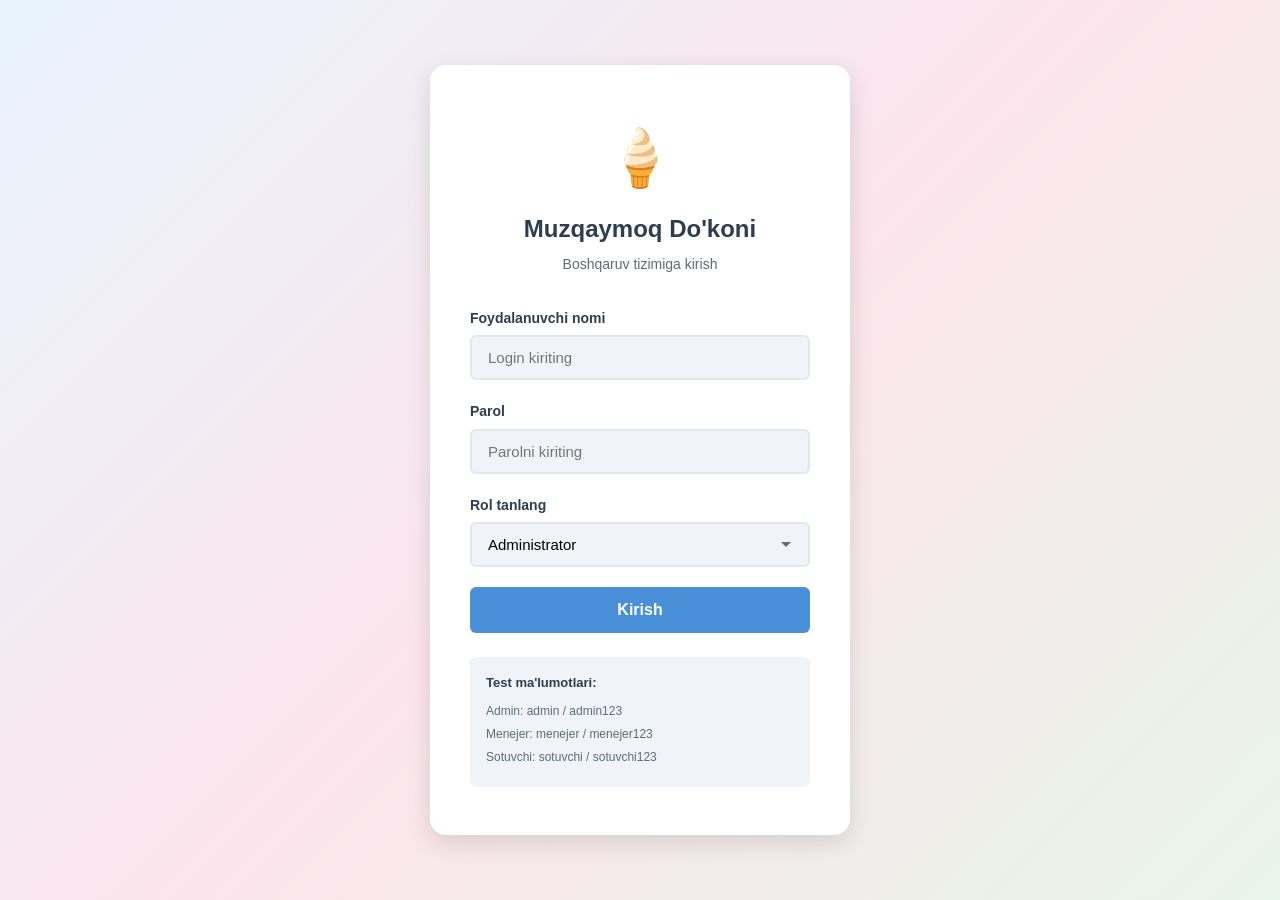
<file: index.html>
<!DOCTYPE html>
<html lang="uz">
<head>
  <meta charset="UTF-8">
  <meta name="viewport" content="width=device-width, initial-scale=1.0">
  <title>Kirish - Muzqaymoq Do'koni</title>
  <link rel="icon" type="image/svg+xml" href="data:image/svg+xml,<svg xmlns='http://www.w3.org/2000/svg' viewBox='0 0 100 100'><text y='.9em' font-size='90'>🍦</text></svg>">
  <link rel="stylesheet" href="css/style.css">
</head>
<body>
  <div class="login-container">
    <div class="login-card">
      <div class="login-logo">🍦</div>
      <h1 class="login-title">Muzqaymoq Do'koni</h1>
      <p class="login-subtitle">Boshqaruv tizimiga kirish</p>

      <div class="login-error" id="loginError"></div>

      <form id="loginForm">
        <div class="form-group">
          <label for="login">Foydalanuvchi nomi</label>
          <input type="text" id="login" placeholder="Login kiriting" required autocomplete="username">
        </div>

        <div class="form-group">
          <label for="parol">Parol</label>
          <input type="password" id="parol" placeholder="Parolni kiriting" required autocomplete="current-password">
        </div>

        <div class="form-group">
          <label for="rol">Rol tanlang</label>
          <select id="rol">
            <option value="admin">Administrator</option>
            <option value="menejer">Menejer</option>
            <option value="sotuvchi">Sotuvchi</option>
          </select>
        </div>

        <button type="submit" class="btn btn-primary">Kirish</button>
      </form>

      <div class="login-hint">
        <p>Test ma'lumotlari:</p>
        <p>Admin: admin / admin123</p>
        <p>Menejer: menejer / menejer123</p>
        <p>Sotuvchi: sotuvchi / sotuvchi123</p>
      </div>
    </div>
  </div>

  <script src="js/storage.js"></script>
  <script src="js/auth.js"></script>
  <script>
    document.addEventListener('DOMContentLoaded', function() {
      // Agar allaqachon kirgan bo'lsa, dashboard ga yo'naltirish
      if (Auth.isLoggedIn()) {
        window.location.href = 'dashboard.html';
        return;
      }

      var form = document.getElementById('loginForm');
      var errorEl = document.getElementById('loginError');

      form.addEventListener('submit', function(e) {
        e.preventDefault();

        var login = document.getElementById('login').value.trim();
        var parol = document.getElementById('parol').value.trim();

        if (!login || !parol) {
          errorEl.textContent = "Login va parolni kiriting!";
          errorEl.classList.add('show');
          return;
        }

        var result = Auth.login(login, parol);

        if (result.success) {
          window.location.href = 'dashboard.html';
        } else {
          errorEl.textContent = result.message;
          errorEl.classList.add('show');
        }
      });
    });
  </script>
</body>
</html>
</file>
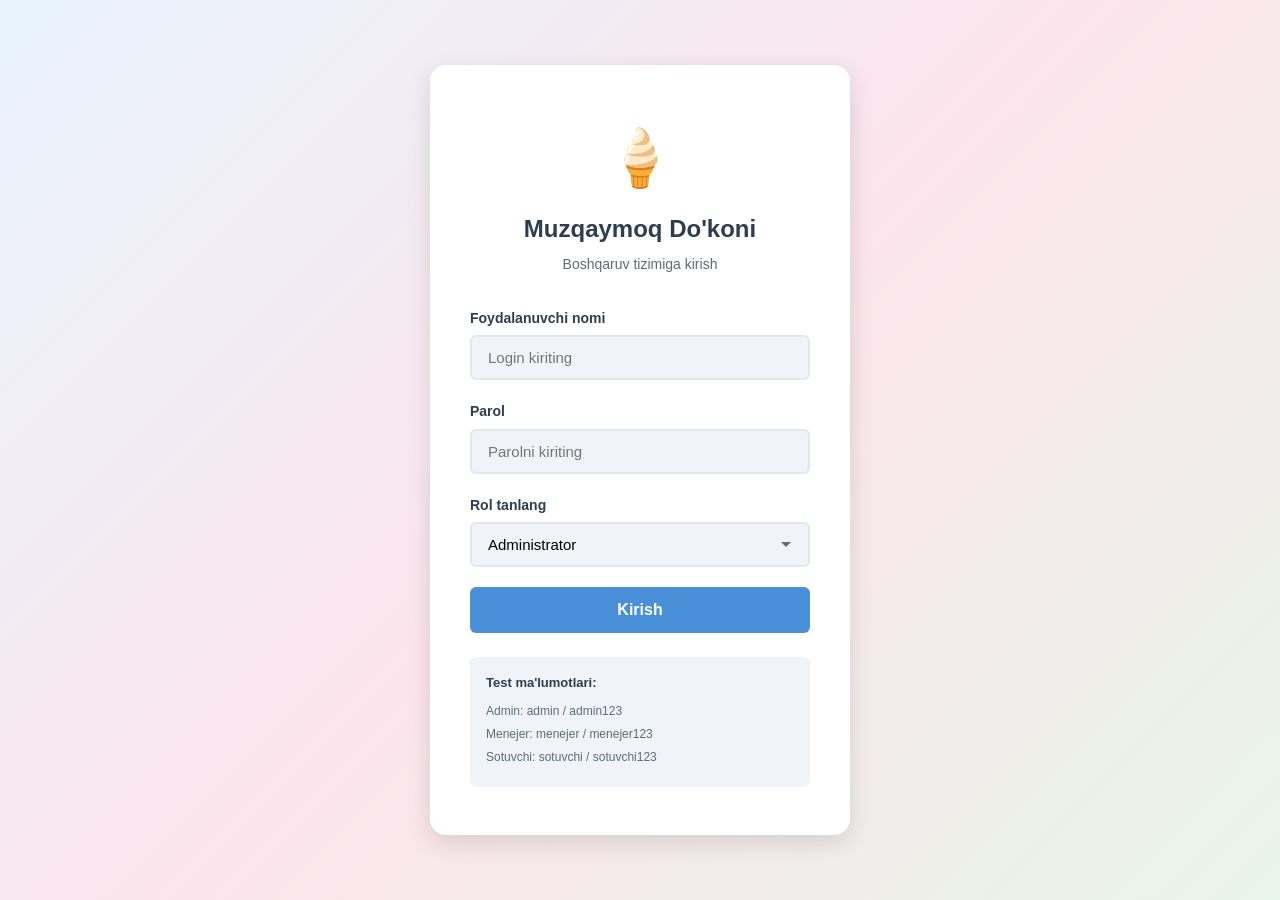
<file: dashboard.html>
<!DOCTYPE html>
<html lang="uz">
<head>
  <meta charset="UTF-8">
  <meta name="viewport" content="width=device-width, initial-scale=1.0">
  <title>Bosh sahifa - Muzqaymoq Do'koni</title>
  <link rel="icon" type="image/svg+xml" href="data:image/svg+xml,<svg xmlns='http://www.w3.org/2000/svg' viewBox='0 0 100 100'><text y='.9em' font-size='90'>🍦</text></svg>">
  <link rel="stylesheet" href="css/style.css">
</head>
<body>
  <div class="app-layout">
    <!-- Sidebar Overlay (mobil) -->
    <div class="sidebar-overlay" id="sidebarOverlay"></div>

    <!-- Sidebar -->
    <aside class="sidebar" id="sidebar">
      <div class="sidebar-header">
        <span class="sidebar-logo">🍦</span>
        <div class="sidebar-brand">
          Muzqaymoq Do'koni
          <small>Boshqaruv tizimi</small>
        </div>
      </div>

      <nav class="sidebar-nav">
        <ul>
          <li class="nav-item">
            <a href="dashboard.html" class="nav-link active">
              <span class="nav-icon">📊</span>
              Bosh sahifa
            </a>
          </li>
          <li class="nav-item">
            <a href="products.html" class="nav-link">
              <span class="nav-icon">🍨</span>
              Mahsulotlar
            </a>
          </li>
          <li class="nav-item">
            <a href="orders.html" class="nav-link">
              <span class="nav-icon">📋</span>
              Buyurtmalar
            </a>
          </li>
          <li class="nav-item">
            <a href="reports.html" class="nav-link">
              <span class="nav-icon">📈</span>
              Hisobotlar
            </a>
          </li>
          <li class="nav-item nav-settings">
            <a href="settings.html" class="nav-link">
              <span class="nav-icon">&#9881;</span>
              Sozlamalar
            </a>
          </li>
        </ul>
      </nav>

      <div class="sidebar-footer">
        <div class="user-info">
          <div class="user-avatar" id="userAvatar">A</div>
          <div class="user-details">
            <div class="user-name" id="userName">Foydalanuvchi</div>
            <div class="user-role" id="userRole">Rol</div>
          </div>
          <button class="btn-logout" id="logoutBtn" title="Chiqish">🚪</button>
        </div>
      </div>
    </aside>

    <!-- Asosiy kontent -->
    <main class="main-content">
      <header class="main-header">
        <div class="header-left">
          <button class="menu-toggle" id="menuToggle">☰</button>
          <h1 class="page-title">Bosh sahifa</h1>
        </div>
        <div class="header-right">
          <span class="header-date" id="currentDate"></span>
        </div>
      </header>

      <div class="page-content">
        <!-- Statistika kartochkalari -->
        <div class="stats-grid">
          <div class="stat-card">
            <div class="stat-icon blue">🍨</div>
            <div class="stat-info">
              <h3 id="totalProducts">0</h3>
              <p>Mahsulotlar</p>
            </div>
          </div>
          <div class="stat-card">
            <div class="stat-icon pink">📋</div>
            <div class="stat-info">
              <h3 id="totalOrders">0</h3>
              <p>Haftalik buyurtmalar</p>
            </div>
          </div>
          <div class="stat-card">
            <div class="stat-icon green">💰</div>
            <div class="stat-info">
              <h3 id="totalRevenue">0 so'm</h3>
              <p>Haftalik daromad</p>
            </div>
          </div>
          <div class="stat-card">
            <div class="stat-icon orange">📦</div>
            <div class="stat-info">
              <h3 id="todayOrders">0</h3>
              <p>Bugungi buyurtmalar</p>
            </div>
          </div>
        </div>

        <!-- Dashboard kartochkalari -->
        <div class="dashboard-grid">
          <!-- Haftalik sotuvlar diagrammasi -->
          <div class="card">
            <div class="card-header">
              <h3>Haftalik sotuvlar</h3>
            </div>
            <div class="card-body" id="weeklyChart">
            </div>
          </div>

          <!-- Kam qolgan mahsulotlar -->
          <div class="card">
            <div class="card-header">
              <h3>Kam qolgan mahsulotlar</h3>
            </div>
            <div class="card-body" id="lowStockList">
            </div>
          </div>

          <!-- So'nggi buyurtmalar -->
          <div class="card card-full-width">
            <div class="card-header">
              <h3>So'nggi buyurtmalar</h3>
              <a href="orders.html" class="card-link">Barchasini ko'rish &rarr;</a>
            </div>
            <div class="card-body" id="recentOrdersList">
            </div>
          </div>
        </div>
      </div>
    </main>
  </div>

  <script src="js/storage.js"></script>
  <script src="js/auth.js"></script>
  <script src="js/data.js"></script>
  <script src="js/notifications.js"></script>
  <script src="js/app.js"></script>
  <script src="js/dashboard.js"></script>
</body>
</html>
</file>
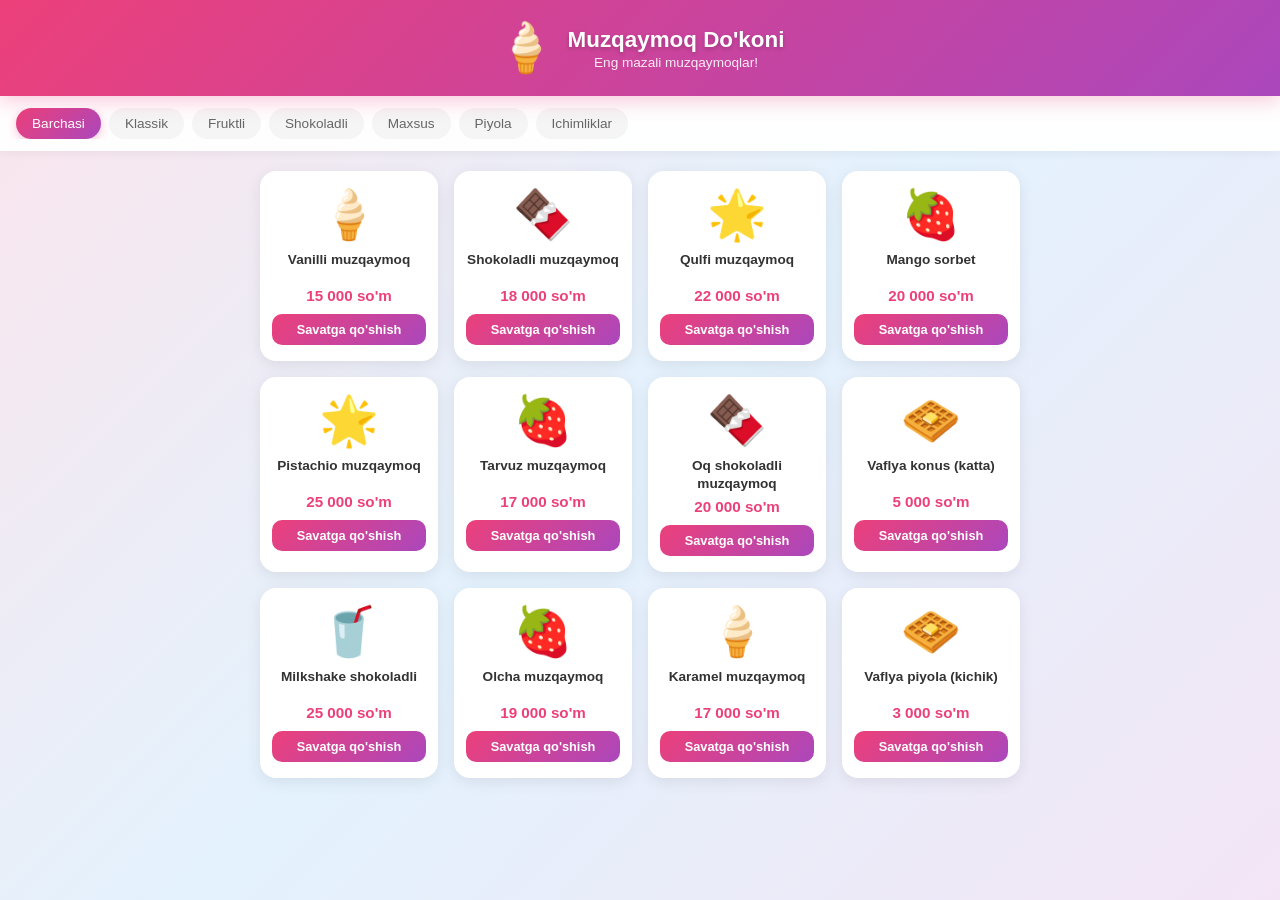
<file: menu.html>
<!DOCTYPE html>
<html lang="uz">
<head>
  <meta charset="UTF-8">
  <meta name="viewport" content="width=device-width, initial-scale=1.0">
  <title>Menyu - Muzqaymoq Do'koni</title>
  <link rel="icon" type="image/svg+xml" href="data:image/svg+xml,<svg xmlns='http://www.w3.org/2000/svg' viewBox='0 0 100 100'><text y='.9em' font-size='90'>🍦</text></svg>">
  <link rel="stylesheet" href="css/menu.css">
</head>
<body>
  <!-- Header -->
  <header class="menu-header">
    <div class="header-content">
      <div class="logo">🍦</div>
      <div class="brand">
        <h1>Muzqaymoq Do'koni</h1>
        <p>Eng mazali muzqaymoqlar!</p>
      </div>
    </div>
  </header>

  <!-- Toifalar filtri -->
  <section class="categories-section">
    <div class="categories-scroll">
      <button class="category-tab active" data-category="Barchasi">Barchasi</button>
      <button class="category-tab" data-category="Klassik muzqaymoq">Klassik</button>
      <button class="category-tab" data-category="Fruktli muzqaymoq">Fruktli</button>
      <button class="category-tab" data-category="Shokoladli muzqaymoq">Shokoladli</button>
      <button class="category-tab" data-category="Maxsus muzqaymoq">Maxsus</button>
      <button class="category-tab" data-category="Piyola va konuslar">Piyola</button>
      <button class="category-tab" data-category="Ichimliklar">Ichimliklar</button>
    </div>
  </section>

  <!-- Mahsulotlar gridi -->
  <main class="products-grid" id="productsGrid">
    <!-- JS orqali to'ldiriladi -->
  </main>

  <!-- Bo'sh holat -->
  <div class="empty-state" id="emptyState" style="display:none;">
    <div class="empty-icon">🔍</div>
    <p>Bu toifada mahsulot topilmadi</p>
  </div>

  <!-- Pastdagi savat paneli -->
  <div class="cart-bar" id="cartBar" style="display:none;">
    <div class="cart-bar-content" id="openCart">
      <div class="cart-bar-left">
        <span class="cart-icon">🛒</span>
        <span class="cart-count" id="cartCount">0</span>
        <span class="cart-label">mahsulot</span>
      </div>
      <div class="cart-bar-right">
        <span class="cart-total" id="cartTotal">0 so'm</span>
        <span class="cart-arrow">▲</span>
      </div>
    </div>
  </div>

  <!-- Savat paneli (slide-up) -->
  <div class="cart-overlay" id="cartOverlay"></div>
  <div class="cart-panel" id="cartPanel">
    <div class="cart-panel-header">
      <h2>🛒 Savat</h2>
      <button class="cart-close-btn" id="closeCart">&times;</button>
    </div>
    <div class="cart-panel-body" id="cartItems">
      <!-- JS orqali to'ldiriladi -->
    </div>
    <div class="cart-panel-footer">
      <div class="cart-footer-total">
        <span>Jami:</span>
        <strong id="cartPanelTotal">0 so'm</strong>
      </div>
      <button class="btn-order" id="btnOrder">Buyurtma berish</button>
    </div>
  </div>

  <!-- Buyurtma formasi modali -->
  <div class="modal-overlay" id="orderModalOverlay"></div>
  <div class="modal" id="orderModal">
    <div class="modal-header">
      <h2>📋 Buyurtma berish</h2>
      <button class="modal-close" id="closeOrderModal">&times;</button>
    </div>
    <form class="order-form" id="orderForm">
      <div class="form-group">
        <label for="customerName">Ismingiz *</label>
        <input type="text" id="customerName" placeholder="To'liq ismingiz" required>
      </div>
      <div class="form-group">
        <label for="customerPhone">Telefon raqam *</label>
        <input type="tel" id="customerPhone" placeholder="+998901234567" required>
      </div>
      <div class="form-group">
        <label>To'lov usuli</label>
        <div class="payment-options">
          <label class="payment-option">
            <input type="radio" name="payment" value="naqd" checked>
            <span class="payment-label">💵 Naqd</span>
          </label>
          <label class="payment-option">
            <input type="radio" name="payment" value="karta">
            <span class="payment-label">💳 Karta</span>
          </label>
        </div>
      </div>
      <div class="form-group">
        <label for="orderNote">Izoh (ixtiyoriy)</label>
        <textarea id="orderNote" placeholder="Qo'shimcha izoh..." rows="3"></textarea>
      </div>
      <div class="order-summary">
        <div class="order-summary-items" id="orderSummaryItems"></div>
        <div class="order-summary-total">
          <span>Jami:</span>
          <strong id="orderSummaryTotal">0 so'm</strong>
        </div>
      </div>
      <button type="submit" class="btn-submit-order">Buyurtmani tasdiqlash</button>
    </form>
  </div>

  <!-- Rahmat sahifasi -->
  <div class="success-screen" id="successScreen">
    <div class="success-content">
      <div class="success-icon">🎉</div>
      <h2>Rahmat!</h2>
      <p>Buyurtmangiz qabul qilindi</p>
      <div class="success-order-num" id="successOrderNum"></div>
      <p class="success-note">Tez orada siz bilan bog'lanamiz</p>
      <button class="btn-back-menu" id="btnBackMenu">Menyuga qaytish</button>
    </div>
  </div>

  <script src="js/storage.js"></script>
  <script src="js/data.js"></script>
  <script src="js/menu.js"></script>
</body>
</html>
</file>
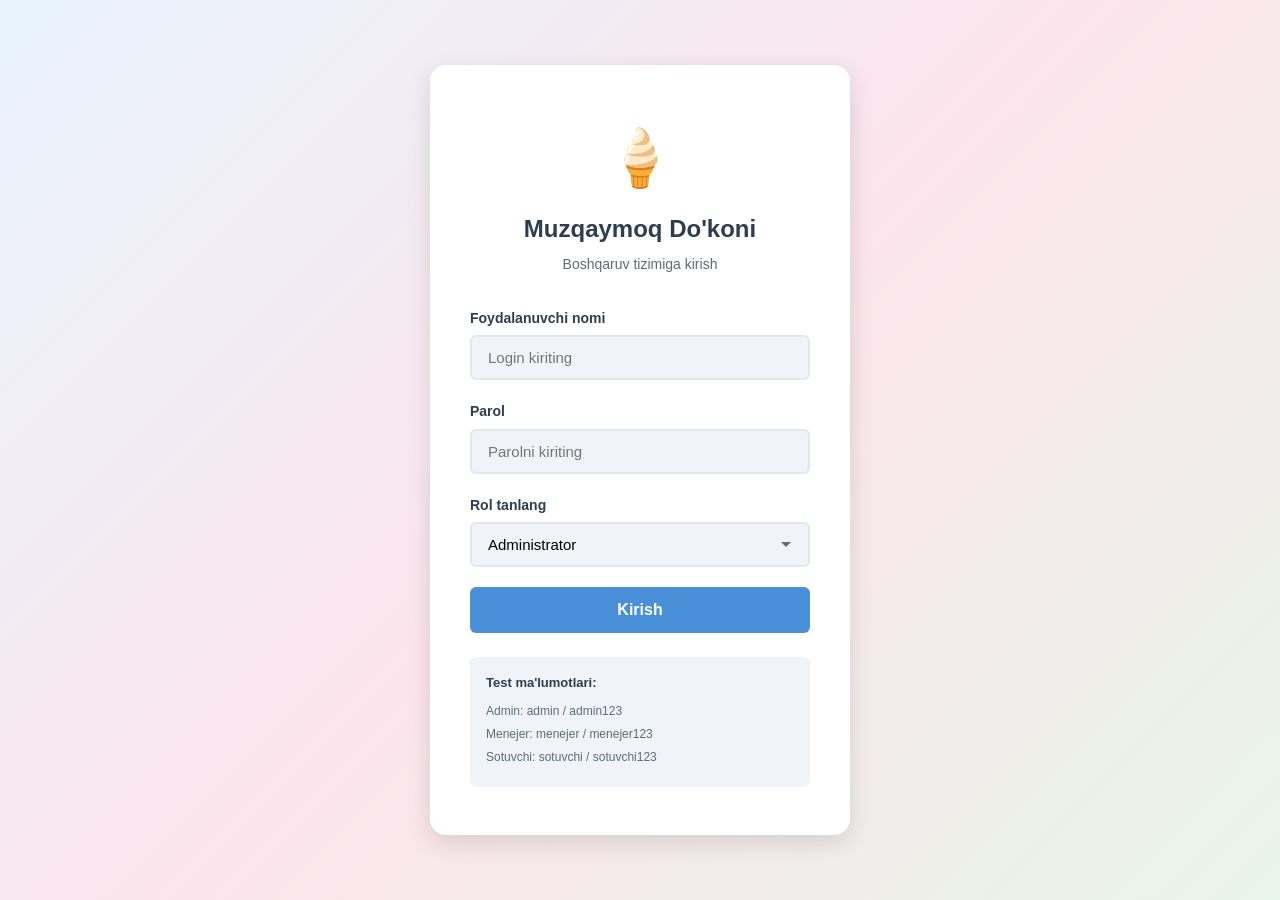
<file: orders.html>
<!DOCTYPE html>
<html lang="uz">
<head>
  <meta charset="UTF-8">
  <meta name="viewport" content="width=device-width, initial-scale=1.0">
  <title>Buyurtmalar - Muzqaymoq Do'koni</title>
  <link rel="icon" type="image/svg+xml" href="data:image/svg+xml,<svg xmlns='http://www.w3.org/2000/svg' viewBox='0 0 100 100'><text y='.9em' font-size='90'>🍦</text></svg>">
  <link rel="stylesheet" href="css/style.css">
</head>
<body>
  <div class="app-layout">
    <!-- Sidebar Overlay (mobil) -->
    <div class="sidebar-overlay" id="sidebarOverlay"></div>

    <!-- Sidebar -->
    <aside class="sidebar" id="sidebar">
      <div class="sidebar-header">
        <span class="sidebar-logo">🍦</span>
        <div class="sidebar-brand">
          Muzqaymoq Do'koni
          <small>Boshqaruv tizimi</small>
        </div>
      </div>

      <nav class="sidebar-nav">
        <ul>
          <li class="nav-item">
            <a href="dashboard.html" class="nav-link">
              <span class="nav-icon">📊</span>
              Bosh sahifa
            </a>
          </li>
          <li class="nav-item">
            <a href="products.html" class="nav-link">
              <span class="nav-icon">🍨</span>
              Mahsulotlar
            </a>
          </li>
          <li class="nav-item">
            <a href="orders.html" class="nav-link active">
              <span class="nav-icon">📋</span>
              Buyurtmalar
            </a>
          </li>
          <li class="nav-item">
            <a href="reports.html" class="nav-link">
              <span class="nav-icon">📈</span>
              Hisobotlar
            </a>
          </li>
          <li class="nav-item nav-settings">
            <a href="settings.html" class="nav-link">
              <span class="nav-icon">&#9881;</span>
              Sozlamalar
            </a>
          </li>
        </ul>
      </nav>

      <div class="sidebar-footer">
        <div class="user-info">
          <div class="user-avatar" id="userAvatar">A</div>
          <div class="user-details">
            <div class="user-name" id="userName">Foydalanuvchi</div>
            <div class="user-role" id="userRole">Rol</div>
          </div>
          <button class="btn-logout" id="logoutBtn" title="Chiqish">🚪</button>
        </div>
      </div>
    </aside>

    <!-- Asosiy kontent -->
    <main class="main-content">
      <header class="main-header">
        <div class="header-left">
          <button class="menu-toggle" id="menuToggle">☰</button>
          <h1 class="page-title">Buyurtmalar</h1>
        </div>
        <div class="header-right">
          <span class="header-date" id="currentDate"></span>
        </div>
      </header>

      <div class="page-content">
        <!-- Mini statistika -->
        <div class="stats-grid stats-mini">
          <div class="stat-card">
            <div class="stat-icon blue">📋</div>
            <div class="stat-info">
              <h3 id="ordersTotal">0</h3>
              <p>Jami buyurtmalar</p>
            </div>
          </div>
          <div class="stat-card">
            <div class="stat-icon green">📅</div>
            <div class="stat-info">
              <h3 id="ordersToday">0</h3>
              <p>Bugungi</p>
            </div>
          </div>
          <div class="stat-card">
            <div class="stat-icon orange">⏳</div>
            <div class="stat-info">
              <h3 id="ordersActive">0</h3>
              <p>Faol buyurtmalar</p>
            </div>
          </div>
        </div>

        <!-- Toolbar -->
        <div class="products-toolbar">
          <div class="toolbar-left">
            <div class="search-box">
              <span class="search-icon">🔍</span>
              <input type="text" id="orderSearchInput" placeholder="Buyurtma raqami yoki mijoz nomi..." class="search-input">
            </div>
            <select id="statusFilter" class="filter-select">
              <option value="all">Barcha statuslar</option>
              <option value="yangi">Yangi</option>
              <option value="tayyorlanmoqda">Tayyorlanmoqda</option>
              <option value="tayyor">Tayyor</option>
              <option value="berildi">Berildi</option>
            </select>
          </div>
          <div class="toolbar-right">
            <span class="total-count" id="ordersCount">0 ta buyurtma</span>
            <button class="btn btn-primary btn-add" id="addOrderBtn">+ Yangi buyurtma</button>
          </div>
        </div>

        <!-- Buyurtmalar jadvali -->
        <div class="card">
          <div id="ordersTableWrapper" class="table-wrapper">
            <table class="data-table">
              <thead>
                <tr>
                  <th>Raqam</th>
                  <th>Mijoz</th>
                  <th>Mahsulotlar</th>
                  <th>Summa</th>
                  <th>Status</th>
                  <th>To'lov</th>
                  <th>Sana</th>
                  <th>Amallar</th>
                </tr>
              </thead>
              <tbody id="ordersTableBody">
              </tbody>
            </table>
          </div>

          <!-- Bo'sh holat -->
          <div id="ordersEmptyState" class="empty-state" style="display: none;">
            <div class="empty-icon">📋</div>
            <p>Buyurtmalar topilmadi</p>
            <p class="empty-hint">Yangi buyurtma qo'shish uchun yuqoridagi tugmani bosing</p>
          </div>
        </div>

        <!-- Sahifalash -->
        <div class="pagination" id="ordersPagination"></div>
      </div>
    </main>
  </div>

  <!-- Yangi buyurtma modali -->
  <div class="modal-overlay" id="orderModal">
    <div class="modal">
      <div class="modal-header">
        <h2>Yangi buyurtma</h2>
        <button class="modal-close" id="closeOrderModal">&times;</button>
      </div>
      <form id="orderForm" class="modal-body">
        <!-- Mijoz tanlash -->
        <div class="form-group">
          <label for="orderCustomer">Mijoz *</label>
          <select id="orderCustomer" required>
            <option value="">Mijozni tanlang</option>
          </select>
        </div>

        <!-- Yangi mijoz maydonlari -->
        <div id="newCustomerFields" style="display:none;">
          <div class="form-row">
            <div class="form-group">
              <label for="newCustomerName">Mijoz ismi *</label>
              <input type="text" id="newCustomerName" placeholder="Ism Familiya">
            </div>
            <div class="form-group">
              <label for="newCustomerPhone">Telefon raqami *</label>
              <input type="tel" id="newCustomerPhone" placeholder="+998901234567">
            </div>
          </div>
        </div>

        <!-- Mahsulotlar -->
        <div class="form-group">
          <label>Mahsulotlar *</label>
          <div class="order-items-header">
            <span class="items-col-product">Mahsulot</span>
            <span class="items-col-qty">Soni</span>
            <span class="items-col-subtotal">Summa</span>
            <span class="items-col-action"></span>
          </div>
          <div id="orderItemsList"></div>
          <button type="button" class="btn-add-item" id="addItemBtn">+ Mahsulot qo'shish</button>
        </div>

        <!-- Jami -->
        <div class="order-total-row">
          <strong>Jami:</strong>
          <span id="orderTotal" class="order-total-amount">0 so'm</span>
        </div>

        <!-- To'lov usuli -->
        <div class="form-row">
          <div class="form-group">
            <label for="orderPayment">To'lov usuli</label>
            <select id="orderPayment">
              <option value="naqd">Naqd pul</option>
              <option value="karta">Plastik karta</option>
            </select>
          </div>
          <div class="form-group">
            <label for="orderNote">Izoh</label>
            <input type="text" id="orderNote" placeholder="Qo'shimcha izoh...">
          </div>
        </div>

        <div class="modal-footer">
          <button type="button" class="btn btn-cancel" id="cancelOrderBtn">Bekor qilish</button>
          <button type="submit" class="btn btn-primary btn-save">Buyurtma berish</button>
        </div>
      </form>
    </div>
  </div>

  <!-- Buyurtma tafsilotlari modali -->
  <div class="modal-overlay" id="orderDetailModal">
    <div class="modal">
      <div class="modal-header">
        <h2>Buyurtma tafsilotlari</h2>
        <button class="modal-close" id="closeDetailModal">&times;</button>
      </div>
      <div class="modal-body" id="orderDetailBody">
      </div>
    </div>
  </div>

  <script src="js/storage.js"></script>
  <script src="js/auth.js"></script>
  <script src="js/data.js"></script>
  <script src="js/notifications.js"></script>
  <script src="js/app.js"></script>
  <script src="js/orders.js"></script>
</body>
</html>
</file>
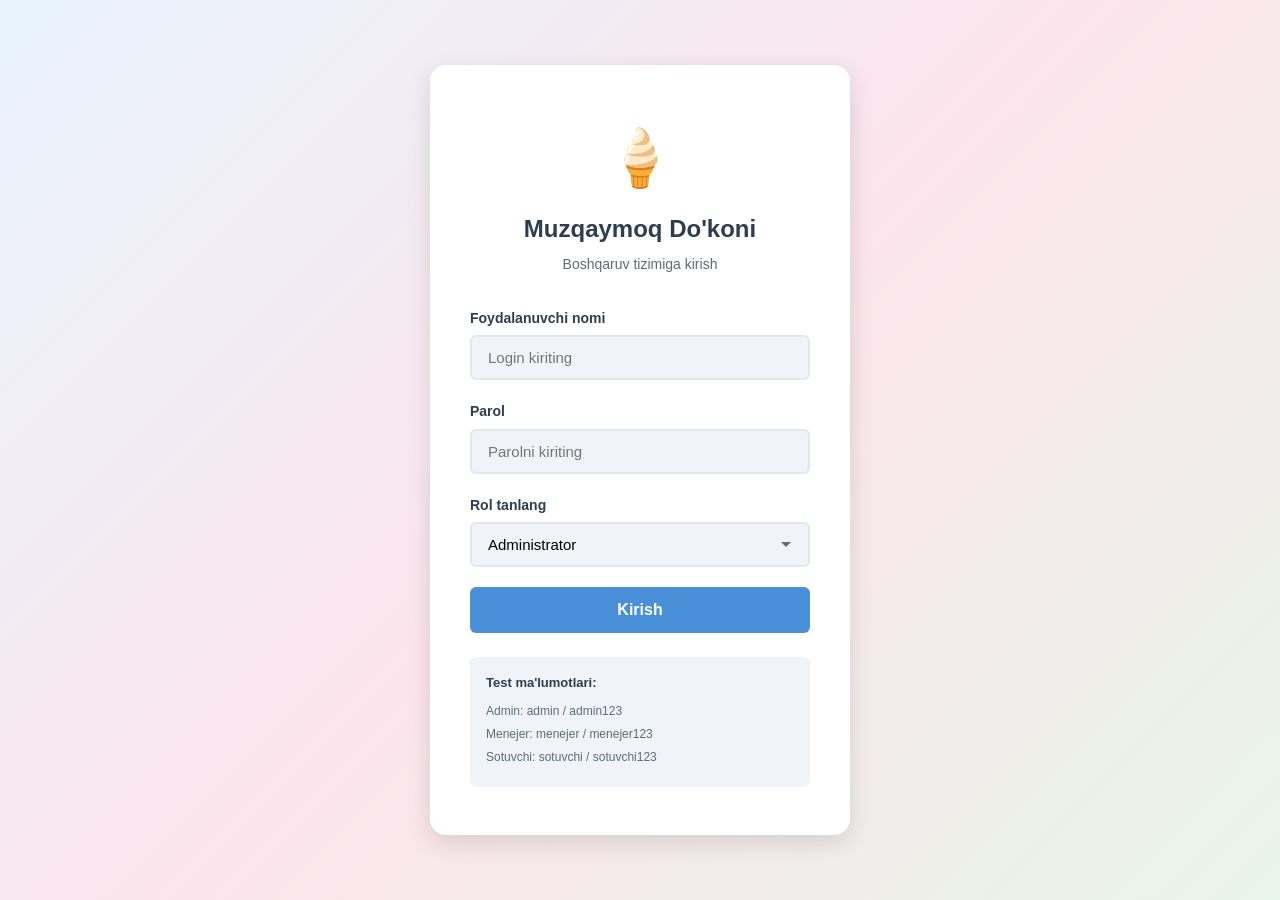
<file: products.html>
<!DOCTYPE html>
<html lang="uz">
<head>
  <meta charset="UTF-8">
  <meta name="viewport" content="width=device-width, initial-scale=1.0">
  <title>Mahsulotlar - Muzqaymoq Do'koni</title>
  <link rel="icon" type="image/svg+xml" href="data:image/svg+xml,<svg xmlns='http://www.w3.org/2000/svg' viewBox='0 0 100 100'><text y='.9em' font-size='90'>🍦</text></svg>">
  <link rel="stylesheet" href="css/style.css">
</head>
<body>
  <div class="app-layout">
    <!-- Sidebar Overlay (mobil) -->
    <div class="sidebar-overlay" id="sidebarOverlay"></div>

    <!-- Sidebar -->
    <aside class="sidebar" id="sidebar">
      <div class="sidebar-header">
        <span class="sidebar-logo">🍦</span>
        <div class="sidebar-brand">
          Muzqaymoq Do'koni
          <small>Boshqaruv tizimi</small>
        </div>
      </div>

      <nav class="sidebar-nav">
        <ul>
          <li class="nav-item">
            <a href="dashboard.html" class="nav-link">
              <span class="nav-icon">📊</span>
              Bosh sahifa
            </a>
          </li>
          <li class="nav-item">
            <a href="products.html" class="nav-link active">
              <span class="nav-icon">🍨</span>
              Mahsulotlar
            </a>
          </li>
          <li class="nav-item">
            <a href="orders.html" class="nav-link">
              <span class="nav-icon">📋</span>
              Buyurtmalar
            </a>
          </li>
          <li class="nav-item">
            <a href="reports.html" class="nav-link">
              <span class="nav-icon">📈</span>
              Hisobotlar
            </a>
          </li>
          <li class="nav-item nav-settings">
            <a href="settings.html" class="nav-link">
              <span class="nav-icon">&#9881;</span>
              Sozlamalar
            </a>
          </li>
        </ul>
      </nav>

      <div class="sidebar-footer">
        <div class="user-info">
          <div class="user-avatar" id="userAvatar">A</div>
          <div class="user-details">
            <div class="user-name" id="userName">Foydalanuvchi</div>
            <div class="user-role" id="userRole">Rol</div>
          </div>
          <button class="btn-logout" id="logoutBtn" title="Chiqish">🚪</button>
        </div>
      </div>
    </aside>

    <!-- Asosiy kontent -->
    <main class="main-content">
      <header class="main-header">
        <div class="header-left">
          <button class="menu-toggle" id="menuToggle">☰</button>
          <h1 class="page-title">Mahsulotlar</h1>
        </div>
        <div class="header-right">
          <span class="header-date" id="currentDate"></span>
        </div>
      </header>

      <div class="page-content">
        <!-- Toolbar -->
        <div class="products-toolbar">
          <div class="toolbar-left">
            <div class="search-box">
              <span class="search-icon">🔍</span>
              <input type="text" id="searchInput" placeholder="Mahsulot nomi bo'yicha qidirish..." class="search-input">
            </div>
            <select id="categoryFilter" class="filter-select">
              <option value="all">Barcha toifalar</option>
            </select>
          </div>
          <div class="toolbar-right">
            <span class="total-count" id="totalCount">0 ta mahsulot</span>
            <button class="btn btn-primary btn-add" id="addProductBtn">+ Yangi mahsulot</button>
          </div>
        </div>

        <!-- Mahsulotlar jadvali -->
        <div class="card">
          <div id="tableWrapper" class="table-wrapper">
            <table class="data-table">
              <thead>
                <tr>
                  <th>#</th>
                  <th>Nomi</th>
                  <th>Toifasi</th>
                  <th>Narxi</th>
                  <th>Qoldig'i</th>
                  <th>Harorat</th>
                  <th class="actions-header">Amallar</th>
                </tr>
              </thead>
              <tbody id="productsTableBody">
              </tbody>
            </table>
          </div>

          <!-- Bo'sh holat -->
          <div id="emptyState" class="empty-state" style="display: none;">
            <div class="empty-icon">🍨</div>
            <p>Mahsulotlar topilmadi</p>
            <p class="empty-hint">Yangi mahsulot qo'shish uchun yuqoridagi tugmani bosing</p>
          </div>
        </div>

        <!-- Sahifalash -->
        <div class="pagination" id="pagination"></div>
      </div>
    </main>
  </div>

  <!-- Mahsulot qo'shish/tahrirlash modali -->
  <div class="modal-overlay" id="productModal">
    <div class="modal">
      <div class="modal-header">
        <h2 id="modalTitle">Yangi mahsulot qo'shish</h2>
        <button class="modal-close" id="closeModal">&times;</button>
      </div>
      <form id="productForm" class="modal-body">
        <input type="hidden" id="productId">

        <div class="form-row">
          <div class="form-group">
            <label for="productName">Mahsulot nomi *</label>
            <input type="text" id="productName" required placeholder="Masalan: Vanilli muzqaymoq">
          </div>
          <div class="form-group">
            <label for="productCategory">Toifasi *</label>
            <select id="productCategory" required>
              <option value="">Toifani tanlang</option>
            </select>
          </div>
        </div>

        <div class="form-row">
          <div class="form-group">
            <label for="productPrice">Narxi (so'm) *</label>
            <input type="number" id="productPrice" required min="0" placeholder="15000">
          </div>
          <div class="form-group">
            <label for="productStock">Qoldig'i (dona) *</label>
            <input type="number" id="productStock" required min="0" placeholder="50">
          </div>
        </div>

        <div class="form-row">
          <div class="form-group">
            <label for="productTempMin">Min harorat (&deg;C) *</label>
            <input type="number" id="productTempMin" required placeholder="-22">
          </div>
          <div class="form-group">
            <label for="productTempMax">Max harorat (&deg;C) *</label>
            <input type="number" id="productTempMax" required placeholder="-18">
          </div>
        </div>

        <div class="form-row">
          <div class="form-group">
            <label for="productShelfLife">Saqlash muddati</label>
            <input type="text" id="productShelfLife" placeholder="Masalan: 6 oy">
          </div>
          <div class="form-group">
            <label for="productImage">Rasm URL</label>
            <input type="url" id="productImage" placeholder="https://...">
          </div>
        </div>

        <div class="modal-footer">
          <button type="button" class="btn btn-cancel" id="cancelBtn">Bekor qilish</button>
          <button type="submit" class="btn btn-primary btn-save">Saqlash</button>
        </div>
      </form>
    </div>
  </div>

  <script src="js/storage.js"></script>
  <script src="js/auth.js"></script>
  <script src="js/data.js"></script>
  <script src="js/notifications.js"></script>
  <script src="js/app.js"></script>
  <script src="js/products.js"></script>
</body>
</html>
</file>
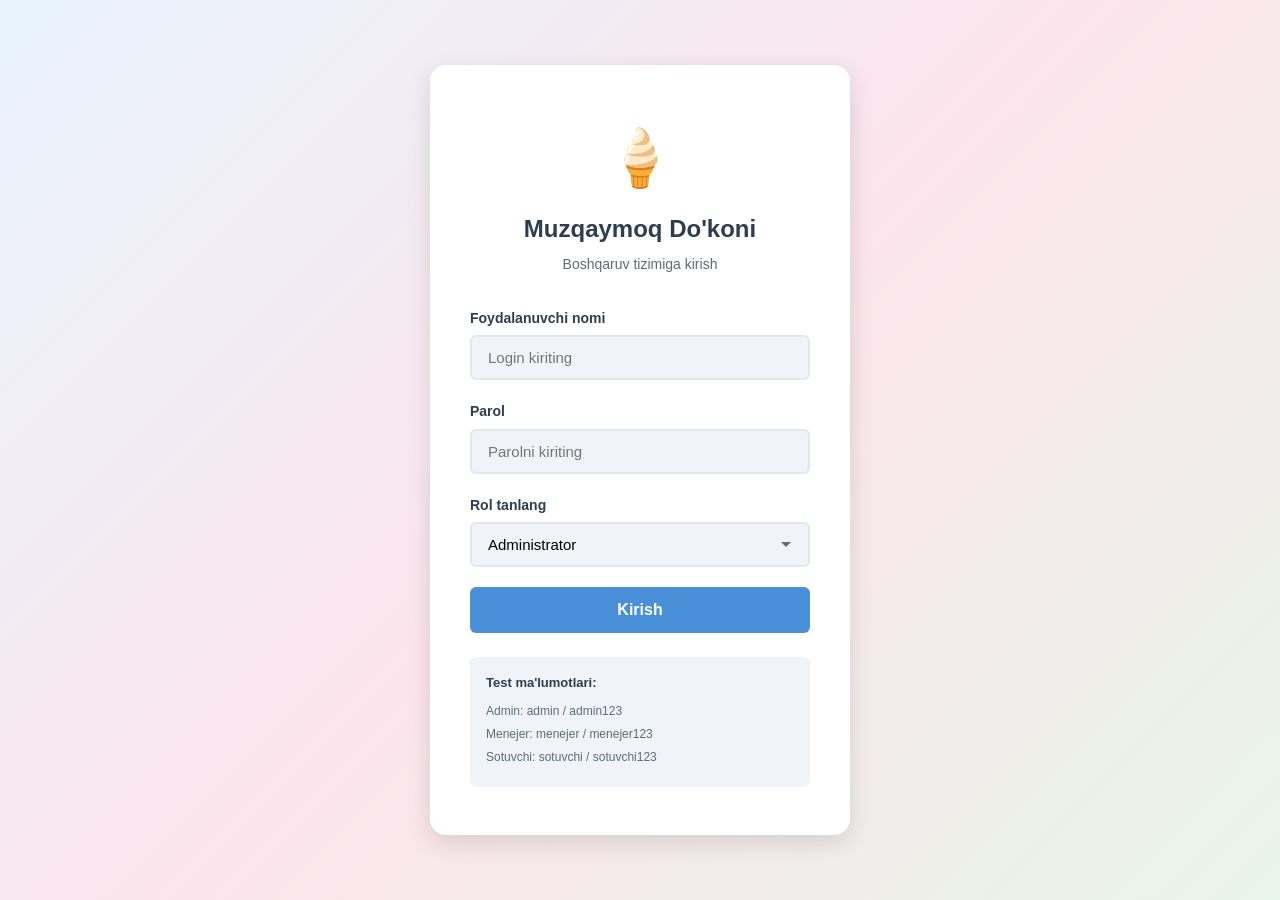
<file: reports.html>
<!DOCTYPE html>
<html lang="uz">
<head>
  <meta charset="UTF-8">
  <meta name="viewport" content="width=device-width, initial-scale=1.0">
  <title>Hisobotlar - Muzqaymoq Do'koni</title>
  <link rel="icon" type="image/svg+xml" href="data:image/svg+xml,<svg xmlns='http://www.w3.org/2000/svg' viewBox='0 0 100 100'><text y='.9em' font-size='90'>🍦</text></svg>">
  <link rel="stylesheet" href="css/style.css">
</head>
<body>
  <div class="app-layout">
    <!-- Sidebar Overlay (mobil) -->
    <div class="sidebar-overlay" id="sidebarOverlay"></div>

    <!-- Sidebar -->
    <aside class="sidebar" id="sidebar">
      <div class="sidebar-header">
        <span class="sidebar-logo">🍦</span>
        <div class="sidebar-brand">
          Muzqaymoq Do'koni
          <small>Boshqaruv tizimi</small>
        </div>
      </div>

      <nav class="sidebar-nav">
        <ul>
          <li class="nav-item">
            <a href="dashboard.html" class="nav-link">
              <span class="nav-icon">📊</span>
              Bosh sahifa
            </a>
          </li>
          <li class="nav-item">
            <a href="products.html" class="nav-link">
              <span class="nav-icon">🍨</span>
              Mahsulotlar
            </a>
          </li>
          <li class="nav-item">
            <a href="orders.html" class="nav-link">
              <span class="nav-icon">📋</span>
              Buyurtmalar
            </a>
          </li>
          <li class="nav-item">
            <a href="reports.html" class="nav-link active">
              <span class="nav-icon">📈</span>
              Hisobotlar
            </a>
          </li>
          <li class="nav-item nav-settings">
            <a href="settings.html" class="nav-link">
              <span class="nav-icon">&#9881;</span>
              Sozlamalar
            </a>
          </li>
        </ul>
      </nav>

      <div class="sidebar-footer">
        <div class="user-info">
          <div class="user-avatar" id="userAvatar">A</div>
          <div class="user-details">
            <div class="user-name" id="userName">Foydalanuvchi</div>
            <div class="user-role" id="userRole">Rol</div>
          </div>
          <button class="btn-logout" id="logoutBtn" title="Chiqish">🚪</button>
        </div>
      </div>
    </aside>

    <!-- Asosiy kontent -->
    <main class="main-content">
      <header class="main-header">
        <div class="header-left">
          <button class="menu-toggle" id="menuToggle">☰</button>
          <h1 class="page-title">Hisobotlar</h1>
        </div>
        <div class="header-right">
          <span class="header-date" id="currentDate"></span>
        </div>
      </header>

      <div class="page-content">
        <!-- Sana oralig'i va Chop etish tugmasi -->
        <div class="reports-toolbar">
          <div class="reports-filters">
            <button class="filter-btn active" data-period="today">Bugun</button>
            <button class="filter-btn" data-period="week">Hafta</button>
            <button class="filter-btn" data-period="month">Oy</button>
          </div>
          <button class="btn btn-primary btn-print" id="printBtn">🖨️ Chop etish</button>
        </div>

        <!-- Umumiy statistika kartochkalari -->
        <div class="stats-grid" id="reportStats">
          <div class="stat-card">
            <div class="stat-icon blue">💰</div>
            <div class="stat-info">
              <h3 id="reportRevenue">0</h3>
              <p>Jami daromad</p>
            </div>
          </div>
          <div class="stat-card">
            <div class="stat-icon pink">📋</div>
            <div class="stat-info">
              <h3 id="reportOrderCount">0</h3>
              <p>Buyurtmalar soni</p>
            </div>
          </div>
          <div class="stat-card">
            <div class="stat-icon green">📊</div>
            <div class="stat-info">
              <h3 id="reportAvgCheck">0</h3>
              <p>O'rtacha chek</p>
            </div>
          </div>
          <div class="stat-card">
            <div class="stat-icon orange">👥</div>
            <div class="stat-info">
              <h3 id="reportCustomerCount">0</h3>
              <p>Mijozlar soni</p>
            </div>
          </div>
        </div>

        <!-- Diagrammalar gridi -->
        <div class="reports-grid">
          <!-- Kunlik savdo grafigi -->
          <div class="card">
            <div class="card-header">
              <h3>📊 Kunlik savdo grafigi</h3>
            </div>
            <div class="card-body">
              <div id="dailySalesChart"></div>
            </div>
          </div>

          <!-- Soatlik savdo tahlili -->
          <div class="card">
            <div class="card-header">
              <h3>🕐 Soatlik savdo tahlili</h3>
            </div>
            <div class="card-body">
              <div id="hourlySalesChart"></div>
            </div>
          </div>

          <!-- TOP-5 mahsulotlar -->
          <div class="card">
            <div class="card-header">
              <h3>🏆 Eng ko'p sotilgan mahsulotlar (TOP-5)</h3>
            </div>
            <div class="card-body">
              <div id="topProductsList"></div>
            </div>
          </div>

          <!-- TOP-5 mijozlar -->
          <div class="card">
            <div class="card-header">
              <h3>👥 Eng faol mijozlar (TOP-5)</h3>
            </div>
            <div class="card-body">
              <div id="topCustomersList"></div>
            </div>
          </div>

          <!-- To'lov usullari -->
          <div class="card">
            <div class="card-header">
              <h3>💳 To'lov usullari taqsimoti</h3>
            </div>
            <div class="card-body">
              <div id="paymentChart"></div>
            </div>
          </div>
        </div>
      </div>
    </main>
  </div>

  <script src="js/storage.js"></script>
  <script src="js/auth.js"></script>
  <script src="js/data.js"></script>
  <script src="js/notifications.js"></script>
  <script src="js/app.js"></script>
  <script src="js/reports.js"></script>
</body>
</html>
</file>
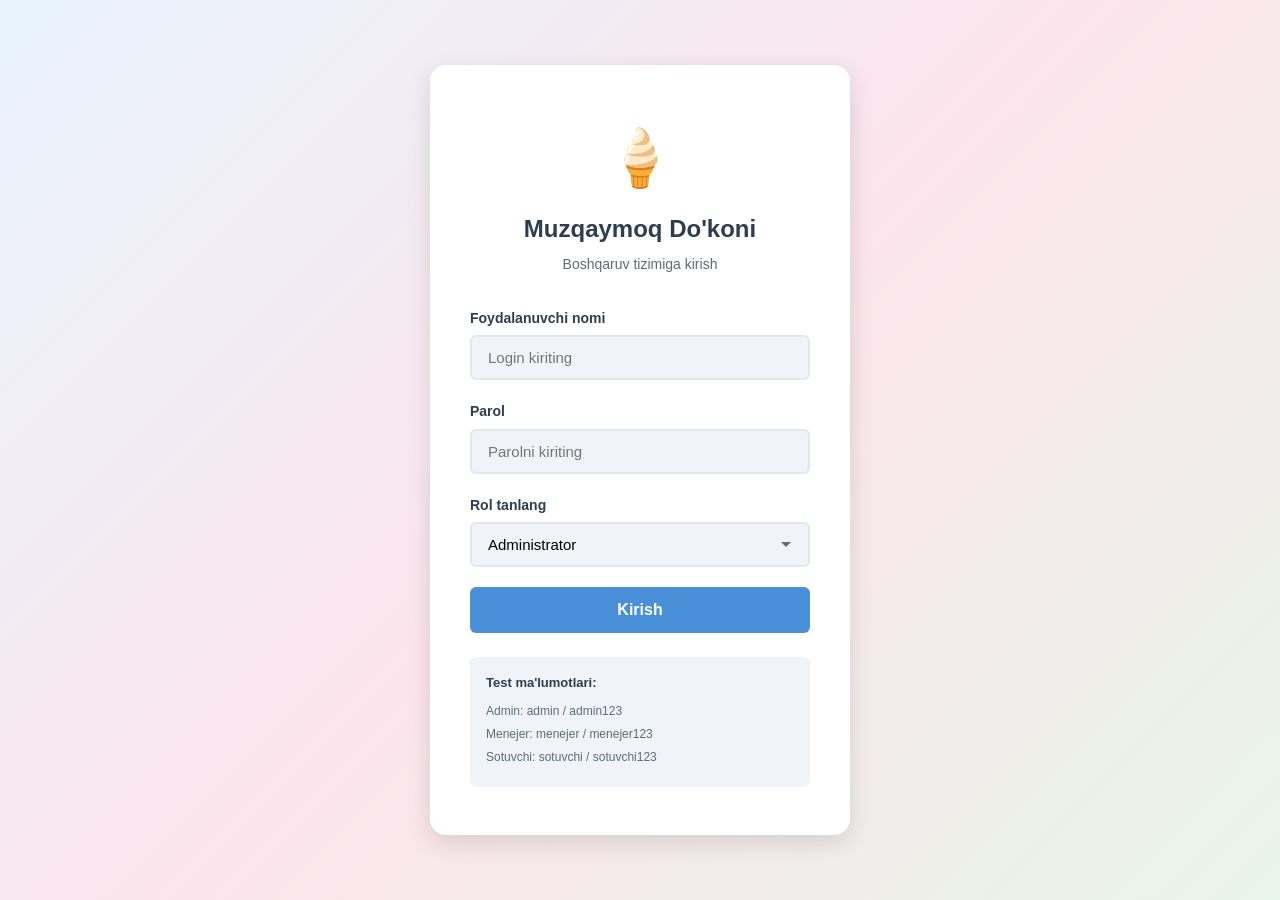
<file: settings.html>
<!DOCTYPE html>
<html lang="uz">
<head>
  <meta charset="UTF-8">
  <meta name="viewport" content="width=device-width, initial-scale=1.0">
  <title>Sozlamalar - Muzqaymoq Do'koni</title>
  <link rel="icon" type="image/svg+xml" href="data:image/svg+xml,<svg xmlns='http://www.w3.org/2000/svg' viewBox='0 0 100 100'><text y='.9em' font-size='90'>🍦</text></svg>">
  <link rel="stylesheet" href="css/style.css">
</head>
<body>
  <div class="app-layout">
    <!-- Sidebar Overlay (mobil) -->
    <div class="sidebar-overlay" id="sidebarOverlay"></div>

    <!-- Sidebar -->
    <aside class="sidebar" id="sidebar">
      <div class="sidebar-header">
        <span class="sidebar-logo">🍦</span>
        <div class="sidebar-brand">
          Muzqaymoq Do'koni
          <small>Boshqaruv tizimi</small>
        </div>
      </div>

      <nav class="sidebar-nav">
        <ul>
          <li class="nav-item">
            <a href="dashboard.html" class="nav-link">
              <span class="nav-icon">📊</span>
              Bosh sahifa
            </a>
          </li>
          <li class="nav-item">
            <a href="products.html" class="nav-link">
              <span class="nav-icon">🍨</span>
              Mahsulotlar
            </a>
          </li>
          <li class="nav-item">
            <a href="orders.html" class="nav-link">
              <span class="nav-icon">📋</span>
              Buyurtmalar
            </a>
          </li>
          <li class="nav-item">
            <a href="reports.html" class="nav-link">
              <span class="nav-icon">📈</span>
              Hisobotlar
            </a>
          </li>
          <li class="nav-item nav-settings">
            <a href="settings.html" class="nav-link active">
              <span class="nav-icon">&#9881;</span>
              Sozlamalar
            </a>
          </li>
        </ul>
      </nav>

      <div class="sidebar-footer">
        <div class="user-info">
          <div class="user-avatar" id="userAvatar">A</div>
          <div class="user-details">
            <div class="user-name" id="userName">Foydalanuvchi</div>
            <div class="user-role" id="userRole">Rol</div>
          </div>
          <button class="btn-logout" id="logoutBtn" title="Chiqish">🚪</button>
        </div>
      </div>
    </aside>

    <!-- Asosiy kontent -->
    <main class="main-content">
      <header class="main-header">
        <div class="header-left">
          <button class="menu-toggle" id="menuToggle">☰</button>
          <h1 class="page-title">Sozlamalar</h1>
        </div>
        <div class="header-right">
          <span class="header-date" id="currentDate"></span>
        </div>
      </header>

      <div class="page-content">
        <div class="settings-grid">
          <!-- Do'kon ma'lumotlari -->
          <div class="card settings-card">
            <div class="card-header">
              <h3>🏪 Do'kon ma'lumotlari</h3>
            </div>
            <div class="card-body">
              <form id="storeInfoForm">
                <div class="form-group">
                  <label for="storeNomi">Do'kon nomi</label>
                  <input type="text" id="storeNomi" placeholder="Do'kon nomi">
                </div>
                <div class="form-group">
                  <label for="storeManzil">Manzil</label>
                  <input type="text" id="storeManzil" placeholder="Manzil">
                </div>
                <div class="form-row">
                  <div class="form-group">
                    <label for="storeTelefon">Telefon raqami</label>
                    <input type="tel" id="storeTelefon" placeholder="+998 90 123 45 67">
                  </div>
                  <div class="form-group">
                    <label for="storeIshVaqti">Ish vaqti</label>
                    <input type="text" id="storeIshVaqti" placeholder="09:00 - 21:00">
                  </div>
                </div>
                <button type="submit" class="btn btn-primary">Saqlash</button>
              </form>
            </div>
          </div>

          <!-- Foydalanuvchilar boshqaruvi (faqat admin) -->
          <div class="card settings-card" id="usersSection">
            <div class="card-header">
              <h3>👤 Parol o'zgartirish</h3>
            </div>
            <div class="card-body">
              <form id="passwordForm">
                <div class="form-group">
                  <label for="passwordUser">Foydalanuvchi</label>
                  <select id="passwordUser">
                    <option value="">Foydalanuvchini tanlang</option>
                    <option value="1">Administrator</option>
                    <option value="2">Menejer</option>
                    <option value="3">Sotuvchi</option>
                  </select>
                </div>
                <div class="form-group">
                  <label for="newPassword">Yangi parol</label>
                  <input type="password" id="newPassword" placeholder="Yangi parol (kamida 4 belgi)" minlength="4">
                </div>
                <div class="form-group">
                  <label for="confirmPassword">Parolni tasdiqlash</label>
                  <input type="password" id="confirmPassword" placeholder="Parolni qayta kiriting">
                </div>
                <button type="submit" class="btn btn-primary">Parolni o'zgartirish</button>
              </form>
            </div>
          </div>

          <!-- Minimal qoldiq ogohlantirish chegarasi -->
          <div class="card settings-card" id="thresholdSection">
            <div class="card-header">
              <h3>📦 Minimal qoldiq ogohlantirish</h3>
            </div>
            <div class="card-body">
              <form id="thresholdForm">
                <div class="form-group">
                  <label for="alertThreshold">Ogohlantirish chegarasi (dona)</label>
                  <input type="number" id="alertThreshold" min="1" max="100" value="10" placeholder="10">
                  <p class="settings-hint">Mahsulot qoldig'i shu sondan kam bo'lganda ogohlantirish ko'rsatiladi</p>
                </div>
                <button type="submit" class="btn btn-primary">Saqlash</button>
              </form>
            </div>
          </div>

          <!-- Ma'lumotlarni eksport qilish -->
          <div class="card settings-card">
            <div class="card-header">
              <h3>📥 Ma'lumotlarni eksport qilish</h3>
            </div>
            <div class="card-body">
              <p class="settings-description">Barcha ma'lumotlarni (mahsulotlar, buyurtmalar, mijozlar) JSON fayl sifatida yuklab oling.</p>
              <button class="btn btn-success" id="exportBtn">📥 Eksport qilish (JSON)</button>
            </div>
          </div>

          <!-- Ma'lumotlarni import qilish (faqat admin) -->
          <div class="card settings-card" id="importSection">
            <div class="card-header">
              <h3>📤 Ma'lumotlarni import qilish</h3>
            </div>
            <div class="card-body">
              <p class="settings-description">Oldindan eksport qilingan JSON fayldan ma'lumotlarni tiklang. Joriy ma'lumotlar o'rniga yoziladi.</p>
              <button class="btn btn-primary" id="importBtn">📤 Import qilish (JSON)</button>
              <input type="file" id="importFile" accept=".json" style="display:none;">
            </div>
          </div>

          <!-- Ma'lumotlarni tozalash (faqat admin) -->
          <div class="card settings-card" id="resetSection">
            <div class="card-header">
              <h3>🗑️ Ma'lumotlarni tozalash</h3>
            </div>
            <div class="card-body">
              <p class="settings-description settings-danger-text">Diqqat! Bu amal barcha buyurtmalarni o'chiradi. Qaytarib bo'lmaydi!</p>
              <button class="btn btn-danger" id="resetBtn">🗑️ Barcha buyurtmalarni o'chirish</button>
            </div>
          </div>
        </div>
      </div>
    </main>
  </div>

  <script src="js/storage.js"></script>
  <script src="js/auth.js"></script>
  <script src="js/data.js"></script>
  <script src="js/notifications.js"></script>
  <script src="js/app.js"></script>
  <script src="js/settings.js"></script>
</body>
</html>
</file>
<file: css/style.css>
/* ===== MUZQAYMOQ DO'KONI BOSHQARUV TIZIMI ===== */
/* Asosiy stil fayli - responsive dizayn */

/* ===== CSS O'ZGARUVCHILAR ===== */
:root {
  --primary: #4a90d9;
  --primary-dark: #357abd;
  --primary-light: #6ba3e0;
  --secondary: #f8b4c8;
  --secondary-dark: #e899b0;
  --secondary-light: #fcd5e0;
  --accent: #87ceeb;
  --accent-dark: #5fb8d9;
  --bg-main: #f0f4f8;
  --bg-white: #ffffff;
  --bg-card: #ffffff;
  --text-primary: #2c3e50;
  --text-secondary: #5a6c7d;
  --text-light: #8899a6;
  --border: #e1e8ed;
  --border-light: #f0f3f5;
  --success: #27ae60;
  --warning: #f39c12;
  --danger: #e74c3c;
  --shadow-sm: 0 1px 3px rgba(0, 0, 0, 0.08);
  --shadow-md: 0 4px 12px rgba(0, 0, 0, 0.1);
  --shadow-lg: 0 8px 24px rgba(0, 0, 0, 0.12);
  --radius-sm: 6px;
  --radius-md: 10px;
  --radius-lg: 16px;
  --sidebar-width: 260px;
  --header-height: 64px;
  --transition: all 0.3s ease;
}

/* ===== UMUMIY STILLAR ===== */
* {
  margin: 0;
  padding: 0;
  box-sizing: border-box;
}

body {
  font-family: -apple-system, BlinkMacSystemFont, 'Segoe UI', Roboto, Oxygen, Ubuntu, sans-serif;
  background-color: var(--bg-main);
  color: var(--text-primary);
  line-height: 1.6;
  min-height: 100vh;
}

a {
  text-decoration: none;
  color: inherit;
}

ul {
  list-style: none;
}

button {
  cursor: pointer;
  border: none;
  outline: none;
  font-family: inherit;
}

input {
  font-family: inherit;
  outline: none;
}

/* ===== LOGIN SAHIFASI ===== */
.login-container {
  display: flex;
  align-items: center;
  justify-content: center;
  min-height: 100vh;
  padding: 20px;
  background: linear-gradient(135deg, #e8f4fd 0%, #fce4ec 50%, #e8f5e9 100%);
}

.login-card {
  background: var(--bg-white);
  border-radius: var(--radius-lg);
  box-shadow: var(--shadow-lg);
  padding: 48px 40px;
  width: 100%;
  max-width: 420px;
  text-align: center;
}

.login-logo {
  font-size: 56px;
  margin-bottom: 8px;
}

.login-title {
  font-size: 24px;
  font-weight: 700;
  color: var(--text-primary);
  margin-bottom: 4px;
}

.login-subtitle {
  font-size: 14px;
  color: var(--text-secondary);
  margin-bottom: 32px;
}

.form-group {
  margin-bottom: 20px;
  text-align: left;
}

.form-group label {
  display: block;
  font-size: 14px;
  font-weight: 600;
  color: var(--text-primary);
  margin-bottom: 6px;
}

.form-group input {
  width: 100%;
  padding: 12px 16px;
  border: 2px solid var(--border);
  border-radius: var(--radius-sm);
  font-size: 15px;
  transition: var(--transition);
  background: var(--bg-main);
}

.form-group input:focus {
  border-color: var(--primary);
  background: var(--bg-white);
  box-shadow: 0 0 0 3px rgba(74, 144, 217, 0.1);
}

.form-group select {
  width: 100%;
  padding: 12px 16px;
  border: 2px solid var(--border);
  border-radius: var(--radius-sm);
  font-size: 15px;
  transition: var(--transition);
  background: var(--bg-main);
  font-family: inherit;
  cursor: pointer;
  appearance: none;
  -webkit-appearance: none;
  background-image: url("data:image/svg+xml,%3Csvg xmlns='http://www.w3.org/2000/svg' width='12' height='12' viewBox='0 0 12 12'%3E%3Cpath fill='%235a6c7d' d='M6 8L1 3h10z'/%3E%3C/svg%3E");
  background-repeat: no-repeat;
  background-position: right 16px center;
}

.form-group select:focus {
  border-color: var(--primary);
  background-color: var(--bg-white);
  box-shadow: 0 0 0 3px rgba(74, 144, 217, 0.1);
}

.btn {
  display: inline-flex;
  align-items: center;
  justify-content: center;
  padding: 12px 24px;
  border-radius: var(--radius-sm);
  font-size: 15px;
  font-weight: 600;
  transition: var(--transition);
  gap: 8px;
}

.btn-primary {
  width: 100%;
  background: var(--primary);
  color: white;
  padding: 14px 24px;
  font-size: 16px;
}

.btn-primary:hover {
  background: var(--primary-dark);
  transform: translateY(-1px);
  box-shadow: var(--shadow-md);
}

.btn-primary:active {
  transform: translateY(0);
}

.btn-danger {
  background: var(--danger);
  color: white;
}

.btn-danger:hover {
  background: #c0392b;
}

.btn-success {
  background: var(--success);
  color: white;
}

.btn-success:hover {
  background: #219a52;
}

.login-error {
  background: #fde8e8;
  color: var(--danger);
  padding: 10px 16px;
  border-radius: var(--radius-sm);
  font-size: 14px;
  margin-bottom: 16px;
  display: none;
  border: 1px solid #f5c6c6;
}

.login-error.show {
  display: block;
}

.login-hint {
  margin-top: 24px;
  padding: 16px;
  background: var(--bg-main);
  border-radius: var(--radius-sm);
  text-align: left;
}

.login-hint p {
  font-size: 12px;
  color: var(--text-secondary);
  margin-bottom: 4px;
}

.login-hint p:first-child {
  font-weight: 600;
  font-size: 13px;
  margin-bottom: 8px;
  color: var(--text-primary);
}

/* ===== ASOSIY LAYOUT ===== */
.app-layout {
  display: flex;
  min-height: 100vh;
}

/* ===== SIDEBAR ===== */
.sidebar {
  width: var(--sidebar-width);
  background: var(--bg-white);
  border-right: 1px solid var(--border);
  display: flex;
  flex-direction: column;
  position: fixed;
  top: 0;
  left: 0;
  bottom: 0;
  z-index: 1000;
  transition: transform 0.3s ease;
}

.sidebar-header {
  padding: 20px 24px;
  border-bottom: 1px solid var(--border-light);
  display: flex;
  align-items: center;
  gap: 12px;
}

.sidebar-logo {
  font-size: 32px;
}

.sidebar-brand {
  font-size: 16px;
  font-weight: 700;
  color: var(--text-primary);
  line-height: 1.3;
}

.sidebar-brand small {
  display: block;
  font-size: 11px;
  font-weight: 400;
  color: var(--text-light);
}

.sidebar-nav {
  flex: 1;
  padding: 16px 12px;
  overflow-y: auto;
}

.nav-item {
  margin-bottom: 4px;
}

.nav-link {
  display: flex;
  align-items: center;
  gap: 12px;
  padding: 12px 16px;
  border-radius: var(--radius-sm);
  font-size: 14px;
  font-weight: 500;
  color: var(--text-secondary);
  transition: var(--transition);
}

.nav-link:hover {
  background: var(--bg-main);
  color: var(--text-primary);
}

.nav-link.active {
  background: var(--primary);
  color: white;
  box-shadow: var(--shadow-sm);
}

.nav-link .nav-icon {
  font-size: 18px;
  width: 24px;
  text-align: center;
}

.sidebar-footer {
  padding: 16px 12px;
  border-top: 1px solid var(--border-light);
}

.user-info {
  display: flex;
  align-items: center;
  gap: 12px;
  padding: 12px 16px;
  border-radius: var(--radius-sm);
  background: var(--bg-main);
}

.user-avatar {
  width: 36px;
  height: 36px;
  border-radius: 50%;
  background: var(--primary);
  color: white;
  display: flex;
  align-items: center;
  justify-content: center;
  font-weight: 700;
  font-size: 14px;
}

.user-details {
  flex: 1;
}

.user-name {
  font-size: 13px;
  font-weight: 600;
  color: var(--text-primary);
}

.user-role {
  font-size: 11px;
  color: var(--text-light);
  text-transform: capitalize;
}

.btn-logout {
  background: none;
  color: var(--text-light);
  font-size: 18px;
  padding: 4px;
  transition: var(--transition);
}

.btn-logout:hover {
  color: var(--danger);
}

/* ===== ASOSIY KONTENT ===== */
.main-content {
  flex: 1;
  margin-left: var(--sidebar-width);
  display: flex;
  flex-direction: column;
}

/* ===== HEADER ===== */
.main-header {
  height: var(--header-height);
  background: var(--bg-white);
  border-bottom: 1px solid var(--border);
  display: flex;
  align-items: center;
  justify-content: space-between;
  padding: 0 24px;
  position: sticky;
  top: 0;
  z-index: 100;
}

.header-left {
  display: flex;
  align-items: center;
  gap: 16px;
}

.menu-toggle {
  display: none;
  background: none;
  font-size: 24px;
  color: var(--text-primary);
  padding: 4px;
}

.page-title {
  font-size: 20px;
  font-weight: 700;
  color: var(--text-primary);
}

.header-right {
  display: flex;
  align-items: center;
  gap: 12px;
}

.header-date {
  font-size: 13px;
  color: var(--text-secondary);
}

/* ===== PAGE CONTENT ===== */
.page-content {
  flex: 1;
  padding: 24px;
}

/* ===== DASHBOARD ===== */
.stats-grid {
  display: grid;
  grid-template-columns: repeat(auto-fit, minmax(240px, 1fr));
  gap: 20px;
  margin-bottom: 32px;
}

.stat-card {
  background: var(--bg-card);
  border-radius: var(--radius-md);
  padding: 24px;
  box-shadow: var(--shadow-sm);
  border: 1px solid var(--border-light);
  display: flex;
  align-items: center;
  gap: 16px;
  transition: var(--transition);
}

.stat-card:hover {
  box-shadow: var(--shadow-md);
  transform: translateY(-2px);
}

.stat-icon {
  width: 52px;
  height: 52px;
  border-radius: var(--radius-md);
  display: flex;
  align-items: center;
  justify-content: center;
  font-size: 24px;
}

.stat-icon.blue {
  background: #e3f2fd;
  color: var(--primary);
}

.stat-icon.pink {
  background: #fce4ec;
  color: #e91e63;
}

.stat-icon.green {
  background: #e8f5e9;
  color: var(--success);
}

.stat-icon.orange {
  background: #fff3e0;
  color: var(--warning);
}

.stat-info h3 {
  font-size: 24px;
  font-weight: 700;
  color: var(--text-primary);
}

.stat-info p {
  font-size: 13px;
  color: var(--text-secondary);
}

.dashboard-grid {
  display: grid;
  grid-template-columns: repeat(auto-fit, minmax(350px, 1fr));
  gap: 20px;
}

.card {
  background: var(--bg-card);
  border-radius: var(--radius-md);
  box-shadow: var(--shadow-sm);
  border: 1px solid var(--border-light);
  overflow: hidden;
}

.card-header {
  padding: 16px 20px;
  border-bottom: 1px solid var(--border-light);
  display: flex;
  align-items: center;
  justify-content: space-between;
}

.card-header h3 {
  font-size: 16px;
  font-weight: 600;
}

.card-body {
  padding: 20px;
}

.empty-state {
  text-align: center;
  padding: 40px 20px;
  color: var(--text-light);
}

.empty-state .empty-icon {
  font-size: 48px;
  margin-bottom: 12px;
}

.empty-state p {
  font-size: 14px;
}

/* ===== SIDEBAR OVERLAY (MOBIL) ===== */
.sidebar-overlay {
  display: none;
  position: fixed;
  top: 0;
  left: 0;
  right: 0;
  bottom: 0;
  background: rgba(0, 0, 0, 0.5);
  z-index: 999;
}

.sidebar-overlay.active {
  display: block;
}

/* ===== RESPONSIVE DIZAYN ===== */

/* Planshet (768px va kichikroq) */
@media (max-width: 768px) {
  .sidebar {
    transform: translateX(-100%);
  }

  .sidebar.open {
    transform: translateX(0);
  }

  .sidebar-overlay.active {
    display: block;
  }

  .main-content {
    margin-left: 0;
  }

  .menu-toggle {
    display: block;
  }

  .page-content {
    padding: 16px;
  }

  .stats-grid {
    grid-template-columns: repeat(auto-fit, minmax(160px, 1fr));
    gap: 12px;
  }

  .stat-card {
    padding: 16px;
    flex-direction: column;
    text-align: center;
    gap: 12px;
  }

  .dashboard-grid {
    grid-template-columns: 1fr;
  }

  .login-card {
    padding: 32px 24px;
  }

  .main-header {
    padding: 0 16px;
  }

  .header-date {
    display: none;
  }
}

/* Telefon (480px va kichikroq) */
@media (max-width: 480px) {
  .login-card {
    padding: 24px 20px;
  }

  .login-title {
    font-size: 20px;
  }

  .login-logo {
    font-size: 44px;
  }

  .stats-grid {
    grid-template-columns: 1fr 1fr;
  }

  .stat-card {
    padding: 12px;
  }

  .stat-icon {
    width: 40px;
    height: 40px;
    font-size: 18px;
  }

  .stat-info h3 {
    font-size: 18px;
  }

  .page-title {
    font-size: 16px;
  }
}

/* ===== MAHSULOTLAR SAHIFASI ===== */

/* Toolbar */
.products-toolbar {
  display: flex;
  align-items: center;
  justify-content: space-between;
  gap: 16px;
  margin-bottom: 20px;
  flex-wrap: wrap;
}

.toolbar-left {
  display: flex;
  align-items: center;
  gap: 12px;
  flex-wrap: wrap;
  flex: 1;
}

.toolbar-right {
  display: flex;
  align-items: center;
  gap: 12px;
}

.search-box {
  position: relative;
  flex: 1;
  min-width: 200px;
  max-width: 320px;
}

.search-icon {
  position: absolute;
  left: 12px;
  top: 50%;
  transform: translateY(-50%);
  font-size: 14px;
}

.search-input {
  width: 100%;
  padding: 10px 16px 10px 38px;
  border: 2px solid var(--border);
  border-radius: var(--radius-sm);
  font-size: 14px;
  transition: var(--transition);
  background: var(--bg-white);
}

.search-input:focus {
  border-color: var(--primary);
  box-shadow: 0 0 0 3px rgba(74, 144, 217, 0.1);
}

.filter-select {
  padding: 10px 36px 10px 16px;
  border: 2px solid var(--border);
  border-radius: var(--radius-sm);
  font-size: 14px;
  background: var(--bg-white);
  cursor: pointer;
  font-family: inherit;
  appearance: none;
  -webkit-appearance: none;
  background-image: url("data:image/svg+xml,%3Csvg xmlns='http://www.w3.org/2000/svg' width='12' height='12' viewBox='0 0 12 12'%3E%3Cpath fill='%235a6c7d' d='M6 8L1 3h10z'/%3E%3C/svg%3E");
  background-repeat: no-repeat;
  background-position: right 12px center;
  transition: var(--transition);
}

.filter-select:focus {
  border-color: var(--primary);
  box-shadow: 0 0 0 3px rgba(74, 144, 217, 0.1);
  outline: none;
}

.total-count {
  font-size: 13px;
  color: var(--text-secondary);
  white-space: nowrap;
}

.btn-add {
  white-space: nowrap;
  padding: 10px 20px;
  font-size: 14px;
}

/* Jadval */
.table-wrapper {
  overflow-x: auto;
}

.data-table {
  width: 100%;
  border-collapse: collapse;
  font-size: 14px;
}

.data-table thead {
  background: var(--bg-main);
}

.data-table th {
  padding: 12px 16px;
  text-align: left;
  font-weight: 600;
  font-size: 13px;
  color: var(--text-secondary);
  text-transform: uppercase;
  letter-spacing: 0.5px;
  border-bottom: 2px solid var(--border);
  white-space: nowrap;
}

.data-table td {
  padding: 14px 16px;
  border-bottom: 1px solid var(--border-light);
  color: var(--text-primary);
}

.data-table tbody tr:hover {
  background: #f8fafc;
}

.data-table tbody tr:last-child td {
  border-bottom: none;
}

.category-badge {
  display: inline-block;
  padding: 4px 10px;
  background: var(--secondary-light);
  color: var(--text-primary);
  border-radius: 12px;
  font-size: 12px;
  font-weight: 500;
  white-space: nowrap;
}

.actions-cell {
  white-space: nowrap;
}

.btn-icon {
  width: 32px;
  height: 32px;
  border-radius: var(--radius-sm);
  display: inline-flex;
  align-items: center;
  justify-content: center;
  font-size: 14px;
  transition: var(--transition);
  background: transparent;
  border: 1px solid var(--border);
  margin-right: 4px;
}

.btn-icon:last-child {
  margin-right: 0;
}

.btn-edit {
  color: var(--primary);
}

.btn-edit:hover {
  background: #e3f2fd;
  border-color: var(--primary);
}

.btn-delete {
  color: var(--danger);
}

.btn-delete:hover {
  background: #fde8e8;
  border-color: var(--danger);
}

/* Readonly rejim (Sotuvchi) */
.readonly-mode .actions-header,
.readonly-mode .actions-cell {
  display: none;
}

/* Bo'sh holat */
.empty-hint {
  font-size: 13px;
  color: var(--text-light);
  margin-top: 8px;
}

/* Sahifalash */
.pagination {
  display: flex;
  align-items: center;
  justify-content: center;
  gap: 6px;
  margin-top: 20px;
  flex-wrap: wrap;
}

.pagination-btn {
  min-width: 36px;
  height: 36px;
  padding: 0 10px;
  border: 1px solid var(--border);
  border-radius: var(--radius-sm);
  background: var(--bg-white);
  color: var(--text-primary);
  font-size: 14px;
  font-weight: 500;
  cursor: pointer;
  transition: var(--transition);
  display: flex;
  align-items: center;
  justify-content: center;
}

.pagination-btn:hover:not(.disabled):not(.active) {
  border-color: var(--primary);
  color: var(--primary);
  background: #e3f2fd;
}

.pagination-btn.active {
  background: var(--primary);
  color: white;
  border-color: var(--primary);
}

.pagination-btn.disabled {
  opacity: 0.4;
  cursor: not-allowed;
}

/* ===== MODAL ===== */
.modal-overlay {
  display: none;
  position: fixed;
  top: 0;
  left: 0;
  right: 0;
  bottom: 0;
  background: rgba(0, 0, 0, 0.5);
  z-index: 2000;
  align-items: center;
  justify-content: center;
  padding: 20px;
}

.modal-overlay.active {
  display: flex;
}

.modal {
  background: var(--bg-white);
  border-radius: var(--radius-lg);
  box-shadow: var(--shadow-lg);
  width: 100%;
  max-width: 600px;
  max-height: 90vh;
  overflow-y: auto;
  animation: modalSlideIn 0.3s ease;
}

@keyframes modalSlideIn {
  from {
    opacity: 0;
    transform: translateY(-20px);
  }
  to {
    opacity: 1;
    transform: translateY(0);
  }
}

.modal-header {
  display: flex;
  align-items: center;
  justify-content: space-between;
  padding: 20px 24px;
  border-bottom: 1px solid var(--border-light);
}

.modal-header h2 {
  font-size: 18px;
  font-weight: 700;
  color: var(--text-primary);
}

.modal-close {
  width: 32px;
  height: 32px;
  border-radius: 50%;
  background: var(--bg-main);
  display: flex;
  align-items: center;
  justify-content: center;
  font-size: 20px;
  color: var(--text-secondary);
  transition: var(--transition);
  cursor: pointer;
  border: none;
}

.modal-close:hover {
  background: #fde8e8;
  color: var(--danger);
}

.modal-body {
  padding: 24px;
}

.form-row {
  display: grid;
  grid-template-columns: 1fr 1fr;
  gap: 16px;
  margin-bottom: 16px;
}

.modal-footer {
  display: flex;
  align-items: center;
  justify-content: flex-end;
  gap: 12px;
  padding-top: 20px;
  border-top: 1px solid var(--border-light);
  margin-top: 8px;
}

.btn-cancel {
  padding: 10px 20px;
  background: var(--bg-main);
  color: var(--text-secondary);
  border: 1px solid var(--border);
}

.btn-cancel:hover {
  background: var(--border);
  color: var(--text-primary);
}

.btn-save {
  padding: 10px 24px;
  width: auto;
}

/* ===== RESPONSIVE - MAHSULOTLAR ===== */

/* Planshet */
@media (max-width: 768px) {
  .products-toolbar {
    flex-direction: column;
    align-items: stretch;
  }

  .toolbar-left {
    flex-direction: column;
  }

  .search-box {
    max-width: 100%;
  }

  .toolbar-right {
    justify-content: space-between;
  }

  .form-row {
    grid-template-columns: 1fr;
    gap: 12px;
  }

  .modal {
    max-width: 100%;
    max-height: 95vh;
    margin: 10px;
  }

  .data-table th,
  .data-table td {
    padding: 10px 12px;
    font-size: 13px;
  }
}

/* Telefon */
@media (max-width: 480px) {
  .btn-add {
    width: 100%;
  }

  .toolbar-right {
    flex-direction: column;
    align-items: stretch;
  }

  .total-count {
    text-align: center;
  }

  .modal-body {
    padding: 16px;
  }

  .modal-header {
    padding: 16px;
  }
}

/* Katta ekran (1200px va kattaroq) */
@media (min-width: 1200px) {
  .stats-grid {
    grid-template-columns: repeat(4, 1fr);
  }

  .dashboard-grid {
    grid-template-columns: repeat(2, 1fr);
  }
}

/* ===== BUYURTMALAR MODULI ===== */

/* Status badge */
.status-badge {
  display: inline-block;
  padding: 4px 10px;
  border-radius: 12px;
  font-size: 12px;
  font-weight: 600;
  white-space: nowrap;
}

.status-badge.status-sm {
  padding: 2px 8px;
  font-size: 11px;
}

/* Mini stats */
.stats-mini {
  grid-template-columns: repeat(3, 1fr);
  margin-bottom: 20px;
}

/* Buyurtma yaratish modali */
.order-items-header {
  display: grid;
  grid-template-columns: 2fr 80px 100px 36px;
  gap: 8px;
  padding: 8px 0;
  font-size: 12px;
  font-weight: 600;
  color: var(--text-secondary);
  text-transform: uppercase;
  letter-spacing: 0.5px;
  border-bottom: 1px solid var(--border-light);
  margin-bottom: 8px;
}

.order-item-row {
  margin-bottom: 8px;
}

.order-item-fields {
  display: grid;
  grid-template-columns: 2fr 80px 100px 36px;
  gap: 8px;
  align-items: center;
}

.item-select {
  width: 100%;
  padding: 8px 12px;
  border: 2px solid var(--border);
  border-radius: var(--radius-sm);
  font-size: 13px;
  background: var(--bg-white);
  font-family: inherit;
  cursor: pointer;
}

.item-select:focus {
  border-color: var(--primary);
  outline: none;
}

.item-quantity {
  width: 100%;
  padding: 8px 10px;
  border: 2px solid var(--border);
  border-radius: var(--radius-sm);
  font-size: 13px;
  text-align: center;
}

.item-quantity:focus {
  border-color: var(--primary);
  outline: none;
}

.item-subtotal {
  font-size: 13px;
  font-weight: 600;
  color: var(--text-primary);
  text-align: right;
}

.item-remove {
  width: 28px;
  height: 28px;
  font-size: 12px;
}

.btn-add-item {
  display: block;
  width: 100%;
  padding: 10px;
  margin-top: 8px;
  background: var(--bg-main);
  border: 2px dashed var(--border);
  border-radius: var(--radius-sm);
  color: var(--primary);
  font-size: 13px;
  font-weight: 600;
  cursor: pointer;
  transition: var(--transition);
  font-family: inherit;
}

.btn-add-item:hover {
  background: #e3f2fd;
  border-color: var(--primary);
}

.order-total-row {
  display: flex;
  align-items: center;
  justify-content: space-between;
  padding: 16px;
  margin: 16px 0;
  background: var(--bg-main);
  border-radius: var(--radius-sm);
  font-size: 16px;
}

.order-total-amount {
  font-size: 18px;
  font-weight: 700;
  color: var(--primary);
}

/* Buyurtma tafsilotlari modal */
.detail-header {
  display: flex;
  align-items: center;
  justify-content: space-between;
  margin-bottom: 20px;
  padding-bottom: 16px;
  border-bottom: 2px solid var(--border-light);
}

.detail-order-num {
  font-size: 22px;
  font-weight: 700;
  color: var(--primary);
}

.detail-section {
  margin-bottom: 20px;
}

.detail-section h4 {
  font-size: 14px;
  font-weight: 600;
  color: var(--text-secondary);
  text-transform: uppercase;
  letter-spacing: 0.5px;
  margin-bottom: 10px;
}

.detail-section p {
  font-size: 14px;
  margin-bottom: 4px;
  color: var(--text-primary);
}

.detail-table {
  width: 100%;
  border-collapse: collapse;
  font-size: 13px;
  margin-bottom: 12px;
}

.detail-table th {
  padding: 8px 12px;
  text-align: left;
  font-weight: 600;
  color: var(--text-secondary);
  background: var(--bg-main);
  border-bottom: 1px solid var(--border);
}

.detail-table td {
  padding: 8px 12px;
  border-bottom: 1px solid var(--border-light);
}

.detail-total {
  text-align: right;
  font-size: 16px;
  font-weight: 700;
  color: var(--primary);
  padding: 12px 0;
}

/* Status o'zgartirish tugmalari */
.status-buttons {
  display: flex;
  gap: 8px;
  flex-wrap: wrap;
}

.btn-status {
  padding: 8px 16px;
  border-radius: var(--radius-sm);
  font-size: 13px;
  font-weight: 600;
  cursor: pointer;
  transition: var(--transition);
  border: 2px solid transparent;
  background: var(--bg-main);
  color: var(--text-secondary);
  font-family: inherit;
}

.btn-status:hover:not(:disabled) {
  background: var(--status-bg);
  color: var(--status-color);
  border-color: var(--status-color);
}

.btn-status.active {
  background: var(--status-bg);
  color: var(--status-color);
  border-color: var(--status-color);
}

.btn-status:disabled {
  opacity: 0.4;
  cursor: not-allowed;
}

/* Sotuvchi rejimi */
.sotuvchi-mode .delete-only {
  display: none;
}

/* ===== DASHBOARD MODULI ===== */

/* Card link */
.card-link {
  font-size: 13px;
  color: var(--primary);
  font-weight: 500;
  transition: var(--transition);
}

.card-link:hover {
  color: var(--primary-dark);
}

/* Full width card */
.card-full-width {
  grid-column: 1 / -1;
}

/* So'nggi buyurtmalar ro'yxati */
.recent-orders-list {
  display: flex;
  flex-direction: column;
  gap: 8px;
}

.recent-order-item {
  display: flex;
  align-items: center;
  justify-content: space-between;
  padding: 12px 16px;
  background: var(--bg-main);
  border-radius: var(--radius-sm);
  transition: var(--transition);
}

.recent-order-item:hover {
  background: #e8f4fd;
}

.recent-order-info {
  display: flex;
  align-items: center;
  gap: 12px;
}

.recent-order-num {
  font-size: 13px;
  font-weight: 700;
  color: var(--primary);
}

.recent-order-customer {
  font-size: 14px;
  color: var(--text-primary);
}

.recent-order-meta {
  display: flex;
  align-items: center;
  gap: 12px;
}

.recent-order-amount {
  font-size: 13px;
  font-weight: 600;
  color: var(--text-primary);
}

/* Kam qolgan mahsulotlar */
.low-stock-list {
  display: flex;
  flex-direction: column;
  gap: 6px;
}

.low-stock-item {
  display: flex;
  align-items: center;
  justify-content: space-between;
  padding: 10px 14px;
  border-radius: var(--radius-sm);
  border-left: 4px solid;
}

.low-stock-item.critical {
  background: #fde8e8;
  border-color: var(--danger);
}

.low-stock-item.warning {
  background: #fff3e0;
  border-color: var(--warning);
}

.low-stock-item.low {
  background: #e3f2fd;
  border-color: var(--primary);
}

.low-stock-name {
  font-size: 13px;
  font-weight: 500;
  color: var(--text-primary);
}

.low-stock-qty {
  font-size: 13px;
  font-weight: 700;
}

.low-stock-item.critical .low-stock-qty {
  color: var(--danger);
}

.low-stock-item.warning .low-stock-qty {
  color: var(--warning);
}

.low-stock-item.low .low-stock-qty {
  color: var(--primary);
}

/* Haftalik diagramma (CSS bar chart) */
.chart-container {
  padding: 10px 0;
}

.chart-bars {
  display: flex;
  align-items: flex-end;
  justify-content: space-between;
  height: 180px;
  gap: 8px;
  padding-top: 20px;
}

.chart-bar-wrapper {
  flex: 1;
  display: flex;
  flex-direction: column;
  align-items: center;
  height: 100%;
  justify-content: flex-end;
}

.chart-bar-value {
  font-size: 10px;
  font-weight: 600;
  color: var(--text-secondary);
  margin-bottom: 4px;
  white-space: nowrap;
}

.chart-bar {
  width: 100%;
  max-width: 40px;
  background: linear-gradient(180deg, var(--primary-light), var(--primary));
  border-radius: 4px 4px 0 0;
  min-height: 4px;
  transition: height 0.5s ease;
}

.chart-bar.today {
  background: linear-gradient(180deg, var(--secondary), #e91e63);
}

.chart-bar-label {
  font-size: 11px;
  font-weight: 600;
  color: var(--text-secondary);
  margin-top: 8px;
  text-align: center;
}

/* ===== RESPONSIVE - BUYURTMALAR VA DASHBOARD ===== */

@media (max-width: 768px) {
  .stats-mini {
    grid-template-columns: repeat(3, 1fr);
  }

  .order-items-header {
    display: none;
  }

  .order-item-fields {
    grid-template-columns: 1fr 60px 80px 32px;
    gap: 6px;
  }

  .recent-order-item {
    flex-direction: column;
    align-items: flex-start;
    gap: 8px;
  }

  .recent-order-meta {
    width: 100%;
    justify-content: space-between;
  }

  .status-buttons {
    gap: 6px;
  }

  .btn-status {
    padding: 6px 12px;
    font-size: 12px;
  }

  .chart-bars {
    height: 140px;
  }
}

@media (max-width: 480px) {
  .stats-mini {
    grid-template-columns: 1fr 1fr 1fr;
    gap: 8px;
  }

  .stats-mini .stat-card {
    padding: 10px;
  }

  .stats-mini .stat-info h3 {
    font-size: 16px;
  }

  .stats-mini .stat-info p {
    font-size: 11px;
  }

  .stats-mini .stat-icon {
    display: none;
  }

  .order-item-fields {
    grid-template-columns: 1fr;
    gap: 8px;
  }

  .item-subtotal {
    text-align: left;
  }

  .chart-bar-value {
    font-size: 9px;
  }

  .chart-bars {
    height: 120px;
    gap: 4px;
  }
}

/* ===== HISOBOTLAR MODULI ===== */

/* Toolbar */
.reports-toolbar {
  display: flex;
  align-items: center;
  justify-content: space-between;
  gap: 16px;
  margin-bottom: 24px;
  flex-wrap: wrap;
}

.reports-filters {
  display: flex;
  gap: 8px;
  flex-wrap: wrap;
}

.filter-btn {
  padding: 10px 20px;
  border-radius: var(--radius-sm);
  font-size: 14px;
  font-weight: 600;
  background: var(--bg-white);
  color: var(--text-secondary);
  border: 2px solid var(--border);
  cursor: pointer;
  transition: var(--transition);
  font-family: inherit;
}

.filter-btn:hover {
  border-color: var(--primary);
  color: var(--primary);
  background: #e3f2fd;
}

.filter-btn.active {
  background: var(--primary);
  color: white;
  border-color: var(--primary);
}

.btn-print {
  padding: 10px 20px;
  font-size: 14px;
  white-space: nowrap;
}

/* Reports grid */
.reports-grid {
  display: grid;
  grid-template-columns: repeat(auto-fit, minmax(380px, 1fr));
  gap: 20px;
}

/* TOP ro'yxat */
.top-list {
  display: flex;
  flex-direction: column;
  gap: 16px;
}

.top-item {
  padding: 0;
}

.top-item-header {
  display: flex;
  align-items: center;
  gap: 10px;
  margin-bottom: 8px;
}

.top-rank {
  font-size: 13px;
  font-weight: 700;
  color: var(--primary);
  min-width: 28px;
}

.top-name {
  flex: 1;
  font-size: 14px;
  font-weight: 500;
  color: var(--text-primary);
}

.top-value {
  font-size: 13px;
  font-weight: 600;
  color: var(--text-secondary);
  white-space: nowrap;
}

.top-item-footer {
  margin-top: 4px;
  padding-left: 38px;
}

.top-amount {
  font-size: 12px;
  color: var(--text-light);
}

/* Progress bar */
.progress-bar-wrapper {
  height: 8px;
  background: var(--bg-main);
  border-radius: 4px;
  overflow: hidden;
  margin-left: 38px;
}

.progress-bar {
  height: 100%;
  border-radius: 4px;
  transition: width 0.5s ease;
}

.progress-rank-1 {
  background: linear-gradient(90deg, #ffd700, #ffaa00);
}

.progress-rank-2 {
  background: linear-gradient(90deg, #c0c0c0, #a0a0a0);
}

.progress-rank-3 {
  background: linear-gradient(90deg, #cd7f32, #b06820);
}

.progress-rank-4 {
  background: linear-gradient(90deg, var(--primary-light), var(--primary));
}

.progress-rank-5 {
  background: linear-gradient(90deg, var(--accent), var(--accent-dark));
}

/* Soatlik savdo grid */
.hourly-grid {
  display: flex;
  flex-direction: column;
  gap: 8px;
}

.hourly-item {
  display: flex;
  align-items: center;
  gap: 12px;
}

.hourly-time {
  font-size: 12px;
  font-weight: 600;
  color: var(--text-secondary);
  min-width: 45px;
  text-align: right;
}

.hourly-bar-wrapper {
  flex: 1;
  height: 20px;
  background: var(--bg-main);
  border-radius: 4px;
  overflow: hidden;
}

.hourly-bar {
  height: 100%;
  border-radius: 4px;
  transition: width 0.5s ease;
  min-width: 0;
}

.hourly-bar.high {
  background: linear-gradient(90deg, var(--success), #2ecc71);
}

.hourly-bar.medium {
  background: linear-gradient(90deg, var(--warning), #f1c40f);
}

.hourly-bar.low {
  background: linear-gradient(90deg, var(--primary-light), var(--primary));
}

.hourly-bar.none {
  background: transparent;
}

.hourly-count {
  font-size: 12px;
  font-weight: 600;
  color: var(--text-secondary);
  min-width: 35px;
}

/* To'lov usullari - Donut Chart */
.payment-chart-wrapper {
  display: flex;
  align-items: center;
  gap: 32px;
  flex-wrap: wrap;
  justify-content: center;
}

.donut-chart {
  width: 160px;
  height: 160px;
  border-radius: 50%;
  display: flex;
  align-items: center;
  justify-content: center;
  position: relative;
  flex-shrink: 0;
}

.donut-hole {
  width: 100px;
  height: 100px;
  border-radius: 50%;
  background: var(--bg-white);
  display: flex;
  flex-direction: column;
  align-items: center;
  justify-content: center;
}

.donut-total {
  font-size: 24px;
  font-weight: 700;
  color: var(--text-primary);
  line-height: 1;
}

.donut-label {
  font-size: 11px;
  color: var(--text-light);
  margin-top: 2px;
}

.payment-legend {
  display: flex;
  flex-direction: column;
  gap: 16px;
}

.legend-item {
  display: flex;
  align-items: center;
  gap: 12px;
}

.legend-color {
  width: 14px;
  height: 14px;
  border-radius: 4px;
  flex-shrink: 0;
}

.legend-info {
  display: flex;
  flex-direction: column;
  gap: 2px;
}

.legend-name {
  font-size: 14px;
  font-weight: 600;
  color: var(--text-primary);
}

.legend-value {
  font-size: 12px;
  color: var(--text-secondary);
}

.legend-amount {
  font-size: 12px;
  color: var(--text-light);
}

/* ===== RESPONSIVE - HISOBOTLAR ===== */

@media (max-width: 768px) {
  .reports-toolbar {
    flex-direction: column;
    align-items: stretch;
  }

  .reports-filters {
    justify-content: center;
  }

  .btn-print {
    width: 100%;
  }

  .reports-grid {
    grid-template-columns: 1fr;
  }

  .payment-chart-wrapper {
    flex-direction: column;
    gap: 20px;
  }

  .donut-chart {
    width: 140px;
    height: 140px;
  }

  .donut-hole {
    width: 88px;
    height: 88px;
  }

  .donut-total {
    font-size: 20px;
  }

  .hourly-time {
    min-width: 40px;
    font-size: 11px;
  }
}

@media (max-width: 480px) {
  .filter-btn {
    padding: 8px 14px;
    font-size: 13px;
  }

  .reports-grid {
    grid-template-columns: 1fr;
  }

  .top-item-header {
    flex-wrap: wrap;
  }

  .hourly-bar-wrapper {
    height: 16px;
  }

  .hourly-count {
    font-size: 11px;
    min-width: 30px;
  }

  .payment-legend {
    width: 100%;
  }

  .donut-chart {
    width: 120px;
    height: 120px;
  }

  .donut-hole {
    width: 76px;
    height: 76px;
  }

  .donut-total {
    font-size: 18px;
  }
}

/* Katta ekran - Hisobotlar */
@media (min-width: 1200px) {
  .reports-grid {
    grid-template-columns: repeat(2, 1fr);
  }
}

/* ===== TOAST BILDIRISHNOMALAR ===== */

.toast-container {
  position: fixed;
  top: 20px;
  right: 20px;
  z-index: 9999;
  display: flex;
  flex-direction: column;
  gap: 10px;
  max-width: 380px;
  width: calc(100% - 40px);
  pointer-events: none;
}

.toast {
  display: flex;
  align-items: center;
  gap: 12px;
  padding: 14px 18px;
  border-radius: var(--radius-sm);
  background: var(--bg-white);
  box-shadow: var(--shadow-lg);
  border-left: 4px solid;
  opacity: 0;
  transform: translateX(100%);
  transition: all 0.3s ease;
  pointer-events: all;
}

.toast.toast-show {
  opacity: 1;
  transform: translateX(0);
}

.toast.toast-hide {
  opacity: 0;
  transform: translateX(100%);
}

.toast-success {
  border-left-color: var(--success);
}

.toast-error {
  border-left-color: var(--danger);
}

.toast-warning {
  border-left-color: var(--warning);
}

.toast-info {
  border-left-color: var(--primary);
}

.toast-icon {
  width: 28px;
  height: 28px;
  border-radius: 50%;
  display: flex;
  align-items: center;
  justify-content: center;
  font-size: 14px;
  font-weight: 700;
  flex-shrink: 0;
}

.toast-success .toast-icon {
  background: #e8f5e9;
  color: var(--success);
}

.toast-error .toast-icon {
  background: #fde8e8;
  color: var(--danger);
}

.toast-warning .toast-icon {
  background: #fff3e0;
  color: var(--warning);
}

.toast-info .toast-icon {
  background: #e3f2fd;
  color: var(--primary);
}

.toast-message {
  flex: 1;
  font-size: 14px;
  color: var(--text-primary);
  line-height: 1.4;
}

.toast-close {
  background: none;
  border: none;
  font-size: 20px;
  color: var(--text-light);
  cursor: pointer;
  padding: 0 4px;
  line-height: 1;
  transition: var(--transition);
}

.toast-close:hover {
  color: var(--text-primary);
}

/* ===== 404 XATO SAHIFASI ===== */

.error-page {
  display: flex;
  align-items: center;
  justify-content: center;
  min-height: 100vh;
  padding: 20px;
  background: linear-gradient(135deg, #e8f4fd 0%, #fce4ec 50%, #e8f5e9 100%);
}

.error-card {
  background: var(--bg-white);
  border-radius: var(--radius-lg);
  box-shadow: var(--shadow-lg);
  padding: 60px 40px;
  text-align: center;
  max-width: 480px;
  width: 100%;
}

.error-icon {
  font-size: 80px;
  margin-bottom: 16px;
  animation: errorBounce 2s ease infinite;
}

@keyframes errorBounce {
  0%, 100% { transform: translateY(0); }
  50% { transform: translateY(-10px); }
}

.error-code {
  font-size: 72px;
  font-weight: 800;
  color: var(--primary);
  line-height: 1;
  margin-bottom: 8px;
}

.error-title {
  font-size: 24px;
  font-weight: 700;
  color: var(--text-primary);
  margin-bottom: 12px;
}

.error-message {
  font-size: 15px;
  color: var(--text-secondary);
  line-height: 1.6;
  margin-bottom: 32px;
}

.error-btn {
  max-width: 280px;
  margin: 0 auto;
}

/* ===== SOZLAMALAR SAHIFASI ===== */

.settings-grid {
  display: grid;
  grid-template-columns: repeat(auto-fit, minmax(380px, 1fr));
  gap: 20px;
}

.settings-card .card-body {
  padding: 24px;
}

.settings-card .form-group {
  margin-bottom: 16px;
}

.settings-card .btn {
  margin-top: 8px;
}

.settings-hint {
  font-size: 12px;
  color: var(--text-light);
  margin-top: 6px;
}

.settings-description {
  font-size: 14px;
  color: var(--text-secondary);
  margin-bottom: 16px;
  line-height: 1.5;
}

.settings-danger-text {
  color: var(--danger);
  font-weight: 500;
}

/* Responsive - Sozlamalar */
@media (max-width: 768px) {
  .settings-grid {
    grid-template-columns: 1fr;
  }
}

/* Responsive - 404 */
@media (max-width: 480px) {
  .error-card {
    padding: 40px 24px;
  }

  .error-icon {
    font-size: 60px;
  }

  .error-code {
    font-size: 56px;
  }

  .error-title {
    font-size: 20px;
  }
}

/* Responsive - Toast */
@media (max-width: 480px) {
  .toast-container {
    top: 10px;
    right: 10px;
    left: 10px;
    max-width: none;
    width: auto;
  }

  .toast {
    padding: 12px 14px;
  }
}

/* ===== PRINT MEDIA QUERY ===== */
@media print {
  /* Faqat hisobot mazmunini chop etish */
  body {
    background: white;
    color: black;
  }

  .sidebar,
  .sidebar-overlay,
  .main-header,
  .reports-toolbar,
  .menu-toggle,
  .btn-logout,
  .btn-print {
    display: none !important;
  }

  .main-content {
    margin-left: 0;
  }

  .page-content {
    padding: 0;
  }

  .stats-grid {
    grid-template-columns: repeat(4, 1fr);
  }

  .reports-grid {
    grid-template-columns: 1fr 1fr;
  }

  .card {
    box-shadow: none;
    border: 1px solid #ddd;
    break-inside: avoid;
    page-break-inside: avoid;
  }

  .stat-card {
    box-shadow: none;
    border: 1px solid #ddd;
  }

  .stat-card:hover {
    transform: none;
    box-shadow: none;
  }

  .chart-bar {
    -webkit-print-color-adjust: exact;
    print-color-adjust: exact;
  }

  .progress-bar {
    -webkit-print-color-adjust: exact;
    print-color-adjust: exact;
  }

  .hourly-bar {
    -webkit-print-color-adjust: exact;
    print-color-adjust: exact;
  }

  .donut-chart {
    -webkit-print-color-adjust: exact;
    print-color-adjust: exact;
  }

  .legend-color {
    -webkit-print-color-adjust: exact;
    print-color-adjust: exact;
  }
}
</file>
<file: css/menu.css>
/**
 * Muzqaymoq Do'koni - Mijozlar menyusi uchun stillar
 * Mobil-first, rangli, muzqaymoq temasida
 */

/* === Reset va Asosiy === */
* {
  margin: 0;
  padding: 0;
  box-sizing: border-box;
}

body {
  font-family: -apple-system, BlinkMacSystemFont, 'Segoe UI', Roboto, sans-serif;
  background: linear-gradient(135deg, #fce4ec 0%, #e3f2fd 50%, #f3e5f5 100%);
  min-height: 100vh;
  color: #333;
  padding-bottom: 80px;
  overflow-x: hidden;
}

/* === Header === */
.menu-header {
  background: linear-gradient(135deg, #ec407a, #ab47bc);
  padding: 20px 16px;
  text-align: center;
  box-shadow: 0 4px 20px rgba(236, 64, 122, 0.3);
  position: sticky;
  top: 0;
  z-index: 100;
}

.header-content {
  display: flex;
  align-items: center;
  justify-content: center;
  gap: 12px;
}

.logo {
  font-size: 48px;
  animation: bounce 2s ease-in-out infinite;
}

@keyframes bounce {
  0%, 100% { transform: translateY(0); }
  50% { transform: translateY(-5px); }
}

.brand h1 {
  color: #fff;
  font-size: 1.4rem;
  font-weight: 700;
  text-shadow: 0 2px 4px rgba(0,0,0,0.2);
}

.brand p {
  color: rgba(255,255,255,0.9);
  font-size: 0.85rem;
  margin-top: 2px;
}

/* === Toifalar === */
.categories-section {
  position: sticky;
  top: 88px;
  z-index: 90;
  background: rgba(255,255,255,0.95);
  backdrop-filter: blur(10px);
  padding: 12px 0;
  box-shadow: 0 2px 10px rgba(0,0,0,0.05);
}

.categories-scroll {
  display: flex;
  gap: 8px;
  padding: 0 16px;
  overflow-x: auto;
  scrollbar-width: none;
  -ms-overflow-style: none;
}

.categories-scroll::-webkit-scrollbar {
  display: none;
}

.category-tab {
  padding: 8px 16px;
  border: none;
  border-radius: 20px;
  background: #f5f5f5;
  color: #666;
  font-size: 0.85rem;
  font-weight: 500;
  cursor: pointer;
  white-space: nowrap;
  transition: all 0.3s ease;
}

.category-tab:hover {
  background: #ffe0ec;
  color: #ec407a;
}

.category-tab.active {
  background: linear-gradient(135deg, #ec407a, #ab47bc);
  color: #fff;
  box-shadow: 0 3px 10px rgba(236, 64, 122, 0.3);
}

/* === Mahsulotlar Grid === */
.products-grid {
  display: grid;
  grid-template-columns: repeat(2, 1fr);
  gap: 12px;
  padding: 16px;
  max-width: 800px;
  margin: 0 auto;
}

@media (min-width: 600px) {
  .products-grid {
    grid-template-columns: repeat(3, 1fr);
    gap: 16px;
    padding: 20px;
  }
}

@media (min-width: 900px) {
  .products-grid {
    grid-template-columns: repeat(4, 1fr);
  }
}

/* === Mahsulot kartochkasi === */
.product-card {
  background: #fff;
  border-radius: 16px;
  padding: 16px 12px;
  text-align: center;
  box-shadow: 0 4px 15px rgba(0,0,0,0.08);
  transition: transform 0.3s ease, box-shadow 0.3s ease;
  position: relative;
  overflow: hidden;
}

.product-card:hover {
  transform: translateY(-3px);
  box-shadow: 0 8px 25px rgba(0,0,0,0.12);
}

.product-card.out-of-stock {
  opacity: 0.6;
}

.product-emoji {
  font-size: 48px;
  margin-bottom: 8px;
  display: block;
}

.product-name {
  font-size: 0.85rem;
  font-weight: 600;
  color: #333;
  margin-bottom: 6px;
  line-height: 1.3;
  min-height: 2.2em;
}

.product-price {
  font-size: 0.95rem;
  font-weight: 700;
  color: #ec407a;
  margin-bottom: 10px;
}

.btn-add-cart {
  width: 100%;
  padding: 8px 12px;
  border: none;
  border-radius: 10px;
  background: linear-gradient(135deg, #ec407a, #ab47bc);
  color: #fff;
  font-size: 0.8rem;
  font-weight: 600;
  cursor: pointer;
  transition: all 0.3s ease;
}

.btn-add-cart:hover {
  transform: scale(1.03);
  box-shadow: 0 3px 10px rgba(236, 64, 122, 0.4);
}

.btn-add-cart:active {
  transform: scale(0.95);
}

.btn-add-cart.added {
  animation: addPulse 0.4s ease;
}

@keyframes addPulse {
  0% { transform: scale(1); }
  50% { transform: scale(1.1); background: #4caf50; }
  100% { transform: scale(1); }
}

.btn-add-cart:disabled {
  background: #ccc;
  cursor: not-allowed;
  transform: none;
  box-shadow: none;
}

.out-of-stock-badge {
  position: absolute;
  top: 8px;
  right: 8px;
  background: #f44336;
  color: #fff;
  padding: 2px 8px;
  border-radius: 8px;
  font-size: 0.7rem;
  font-weight: 600;
}

/* === Bo'sh holat === */
.empty-state {
  text-align: center;
  padding: 60px 20px;
}

.empty-icon {
  font-size: 64px;
  margin-bottom: 16px;
}

.empty-state p {
  color: #888;
  font-size: 1rem;
}

/* === Savat Bar (pastda) === */
.cart-bar {
  position: fixed;
  bottom: 0;
  left: 0;
  right: 0;
  background: linear-gradient(135deg, #ec407a, #ab47bc);
  padding: 12px 16px;
  z-index: 200;
  box-shadow: 0 -4px 20px rgba(236, 64, 122, 0.3);
  animation: slideUp 0.3s ease;
}

@keyframes slideUp {
  from { transform: translateY(100%); }
  to { transform: translateY(0); }
}

.cart-bar-content {
  display: flex;
  align-items: center;
  justify-content: space-between;
  max-width: 800px;
  margin: 0 auto;
  cursor: pointer;
}

.cart-bar-left {
  display: flex;
  align-items: center;
  gap: 8px;
  color: #fff;
}

.cart-icon {
  font-size: 1.3rem;
}

.cart-count {
  background: #fff;
  color: #ec407a;
  width: 24px;
  height: 24px;
  border-radius: 50%;
  display: flex;
  align-items: center;
  justify-content: center;
  font-size: 0.8rem;
  font-weight: 700;
}

.cart-label {
  font-size: 0.85rem;
  color: rgba(255,255,255,0.9);
}

.cart-bar-right {
  display: flex;
  align-items: center;
  gap: 8px;
  color: #fff;
}

.cart-total {
  font-size: 1rem;
  font-weight: 700;
}

.cart-arrow {
  font-size: 0.8rem;
  animation: arrowPulse 1.5s ease-in-out infinite;
}

@keyframes arrowPulse {
  0%, 100% { transform: translateY(0); }
  50% { transform: translateY(-3px); }
}

/* === Savat Panel (slide-up) === */
.cart-overlay {
  position: fixed;
  top: 0;
  left: 0;
  right: 0;
  bottom: 0;
  background: rgba(0,0,0,0.5);
  z-index: 300;
  display: none;
  opacity: 0;
  transition: opacity 0.3s ease;
}

.cart-overlay.active {
  display: block;
  opacity: 1;
}

.cart-panel {
  position: fixed;
  bottom: 0;
  left: 0;
  right: 0;
  background: #fff;
  border-radius: 20px 20px 0 0;
  z-index: 350;
  max-height: 80vh;
  display: flex;
  flex-direction: column;
  transform: translateY(100%);
  transition: transform 0.3s ease;
}

.cart-panel.active {
  transform: translateY(0);
}

.cart-panel-header {
  display: flex;
  align-items: center;
  justify-content: space-between;
  padding: 16px 20px;
  border-bottom: 1px solid #f0f0f0;
}

.cart-panel-header h2 {
  font-size: 1.2rem;
  color: #333;
}

.cart-close-btn {
  width: 32px;
  height: 32px;
  border: none;
  background: #f5f5f5;
  border-radius: 50%;
  font-size: 1.2rem;
  cursor: pointer;
  display: flex;
  align-items: center;
  justify-content: center;
  color: #666;
}

.cart-panel-body {
  flex: 1;
  overflow-y: auto;
  padding: 16px 20px;
}

.cart-item {
  display: flex;
  align-items: center;
  gap: 12px;
  padding: 12px 0;
  border-bottom: 1px solid #f5f5f5;
}

.cart-item:last-child {
  border-bottom: none;
}

.cart-item-emoji {
  font-size: 32px;
}

.cart-item-info {
  flex: 1;
}

.cart-item-name {
  font-size: 0.9rem;
  font-weight: 600;
  color: #333;
}

.cart-item-price {
  font-size: 0.8rem;
  color: #888;
  margin-top: 2px;
}

.cart-item-controls {
  display: flex;
  align-items: center;
  gap: 8px;
}

.qty-btn {
  width: 28px;
  height: 28px;
  border: none;
  border-radius: 50%;
  background: #f0f0f0;
  color: #333;
  font-size: 1rem;
  font-weight: 700;
  cursor: pointer;
  display: flex;
  align-items: center;
  justify-content: center;
  transition: all 0.2s ease;
}

.qty-btn:hover {
  background: #ec407a;
  color: #fff;
}

.qty-value {
  font-size: 0.95rem;
  font-weight: 600;
  min-width: 20px;
  text-align: center;
}

.cart-item-remove {
  width: 28px;
  height: 28px;
  border: none;
  background: #ffebee;
  border-radius: 50%;
  color: #f44336;
  font-size: 1rem;
  cursor: pointer;
  display: flex;
  align-items: center;
  justify-content: center;
  margin-left: 8px;
  transition: all 0.2s ease;
}

.cart-item-remove:hover {
  background: #f44336;
  color: #fff;
}

.cart-empty {
  text-align: center;
  padding: 40px 20px;
  color: #888;
}

.cart-empty-icon {
  font-size: 48px;
  margin-bottom: 12px;
}

.cart-panel-footer {
  padding: 16px 20px;
  border-top: 1px solid #f0f0f0;
  background: #fafafa;
  border-radius: 0 0 0 0;
}

.cart-footer-total {
  display: flex;
  align-items: center;
  justify-content: space-between;
  margin-bottom: 12px;
  font-size: 1.1rem;
}

.cart-footer-total strong {
  color: #ec407a;
  font-size: 1.2rem;
}

.btn-order {
  width: 100%;
  padding: 14px;
  border: none;
  border-radius: 12px;
  background: linear-gradient(135deg, #ec407a, #ab47bc);
  color: #fff;
  font-size: 1rem;
  font-weight: 700;
  cursor: pointer;
  transition: all 0.3s ease;
}

.btn-order:hover {
  transform: scale(1.02);
  box-shadow: 0 4px 15px rgba(236, 64, 122, 0.4);
}

.btn-order:disabled {
  background: #ccc;
  cursor: not-allowed;
  transform: none;
  box-shadow: none;
}

/* === Modal (Buyurtma formasi) === */
.modal-overlay {
  position: fixed;
  top: 0;
  left: 0;
  right: 0;
  bottom: 0;
  background: rgba(0,0,0,0.5);
  z-index: 400;
  display: none;
  opacity: 0;
  transition: opacity 0.3s ease;
}

.modal-overlay.active {
  display: block;
  opacity: 1;
}

.modal {
  position: fixed;
  top: 50%;
  left: 50%;
  transform: translate(-50%, -50%) scale(0.9);
  background: #fff;
  border-radius: 20px;
  width: 90%;
  max-width: 440px;
  max-height: 90vh;
  overflow-y: auto;
  z-index: 450;
  padding: 24px;
  display: none;
  opacity: 0;
  transition: all 0.3s ease;
}

.modal.active {
  display: block;
  opacity: 1;
  transform: translate(-50%, -50%) scale(1);
}

.modal-header {
  display: flex;
  align-items: center;
  justify-content: space-between;
  margin-bottom: 20px;
}

.modal-header h2 {
  font-size: 1.2rem;
  color: #333;
}

.modal-close {
  width: 32px;
  height: 32px;
  border: none;
  background: #f5f5f5;
  border-radius: 50%;
  font-size: 1.2rem;
  cursor: pointer;
  display: flex;
  align-items: center;
  justify-content: center;
  color: #666;
}

/* === Forma === */
.order-form .form-group {
  margin-bottom: 16px;
}

.order-form label {
  display: block;
  font-size: 0.85rem;
  font-weight: 600;
  color: #555;
  margin-bottom: 6px;
}

.order-form input[type="text"],
.order-form input[type="tel"],
.order-form textarea {
  width: 100%;
  padding: 12px 14px;
  border: 2px solid #e0e0e0;
  border-radius: 10px;
  font-size: 0.95rem;
  transition: border-color 0.3s ease;
  outline: none;
  font-family: inherit;
}

.order-form input:focus,
.order-form textarea:focus {
  border-color: #ec407a;
}

.payment-options {
  display: flex;
  gap: 12px;
}

.payment-option {
  flex: 1;
  cursor: pointer;
}

.payment-option input[type="radio"] {
  display: none;
}

.payment-label {
  display: block;
  padding: 12px;
  text-align: center;
  border: 2px solid #e0e0e0;
  border-radius: 10px;
  font-size: 0.9rem;
  font-weight: 500;
  transition: all 0.3s ease;
}

.payment-option input:checked + .payment-label {
  border-color: #ec407a;
  background: #fce4ec;
  color: #ec407a;
}

.order-summary {
  background: #f8f9fa;
  border-radius: 12px;
  padding: 14px;
  margin-bottom: 16px;
}

.order-summary-items {
  max-height: 120px;
  overflow-y: auto;
}

.order-summary-item {
  display: flex;
  justify-content: space-between;
  font-size: 0.85rem;
  padding: 4px 0;
  color: #555;
}

.order-summary-total {
  display: flex;
  justify-content: space-between;
  font-size: 1rem;
  padding-top: 10px;
  margin-top: 8px;
  border-top: 1px solid #e0e0e0;
}

.order-summary-total strong {
  color: #ec407a;
}

.btn-submit-order {
  width: 100%;
  padding: 14px;
  border: none;
  border-radius: 12px;
  background: linear-gradient(135deg, #4caf50, #43a047);
  color: #fff;
  font-size: 1rem;
  font-weight: 700;
  cursor: pointer;
  transition: all 0.3s ease;
}

.btn-submit-order:hover {
  transform: scale(1.02);
  box-shadow: 0 4px 15px rgba(76, 175, 80, 0.4);
}

/* === Muvaffaqiyat ekrani === */
.success-screen {
  position: fixed;
  top: 0;
  left: 0;
  right: 0;
  bottom: 0;
  background: linear-gradient(135deg, #e8f5e9, #c8e6c9);
  z-index: 500;
  display: none;
  align-items: center;
  justify-content: center;
}

.success-screen.active {
  display: flex;
}

.success-content {
  text-align: center;
  padding: 40px 20px;
  animation: successPop 0.5s ease;
}

@keyframes successPop {
  0% { transform: scale(0.5); opacity: 0; }
  100% { transform: scale(1); opacity: 1; }
}

.success-icon {
  font-size: 80px;
  margin-bottom: 16px;
}

.success-content h2 {
  font-size: 2rem;
  color: #2e7d32;
  margin-bottom: 8px;
}

.success-content p {
  font-size: 1rem;
  color: #555;
  margin-bottom: 8px;
}

.success-order-num {
  font-size: 1.4rem;
  font-weight: 700;
  color: #ec407a;
  margin: 16px 0;
  padding: 12px 24px;
  background: #fff;
  border-radius: 12px;
  display: inline-block;
  box-shadow: 0 4px 15px rgba(0,0,0,0.1);
}

.success-note {
  color: #888;
  font-size: 0.9rem;
  margin-bottom: 24px;
}

.btn-back-menu {
  padding: 14px 32px;
  border: none;
  border-radius: 12px;
  background: linear-gradient(135deg, #ec407a, #ab47bc);
  color: #fff;
  font-size: 1rem;
  font-weight: 700;
  cursor: pointer;
  transition: all 0.3s ease;
}

.btn-back-menu:hover {
  transform: scale(1.05);
  box-shadow: 0 4px 15px rgba(236, 64, 122, 0.4);
}

/* === Toast xabarlari === */
.menu-toast {
  position: fixed;
  top: 20px;
  left: 50%;
  transform: translateX(-50%) translateY(-100px);
  background: #333;
  color: #fff;
  padding: 12px 24px;
  border-radius: 10px;
  font-size: 0.9rem;
  z-index: 600;
  transition: transform 0.3s ease;
  box-shadow: 0 4px 15px rgba(0,0,0,0.2);
}

.menu-toast.show {
  transform: translateX(-50%) translateY(0);
}

.menu-toast.success {
  background: #4caf50;
}

.menu-toast.error {
  background: #f44336;
}
</file>
